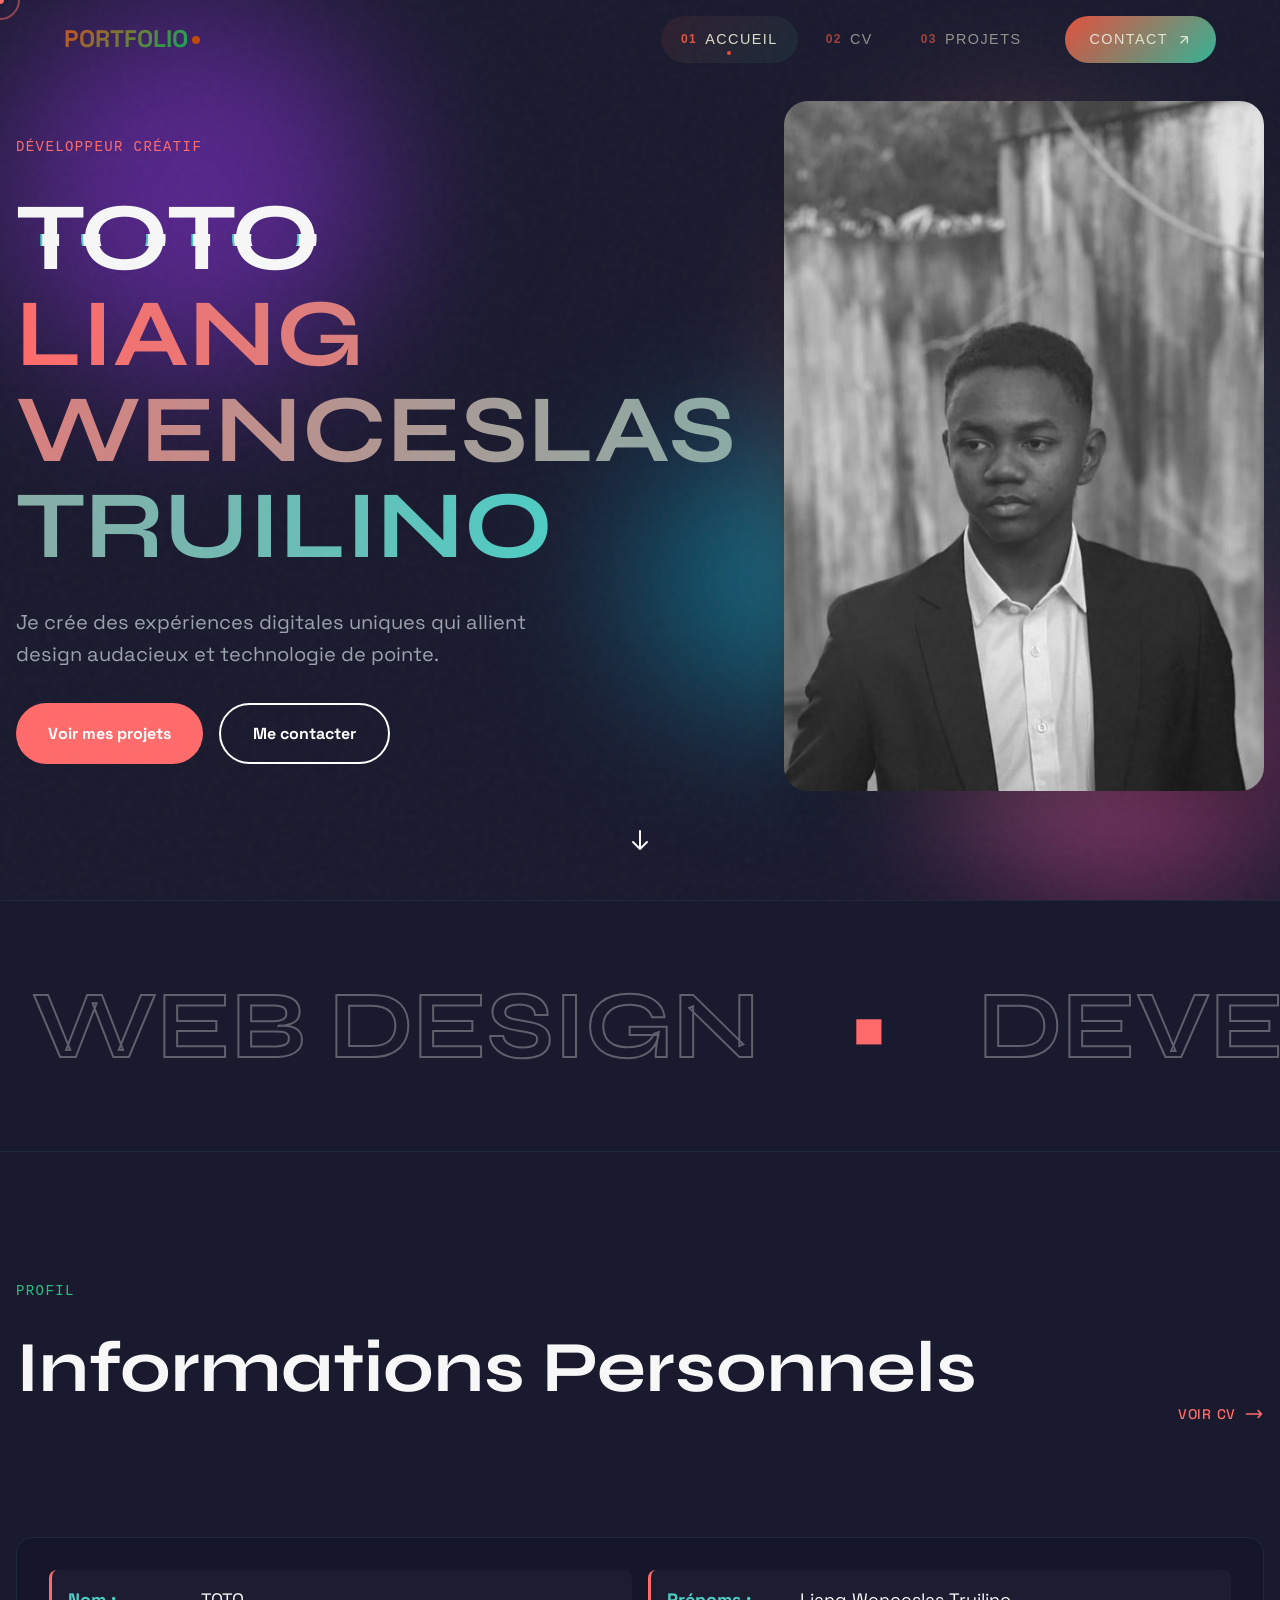
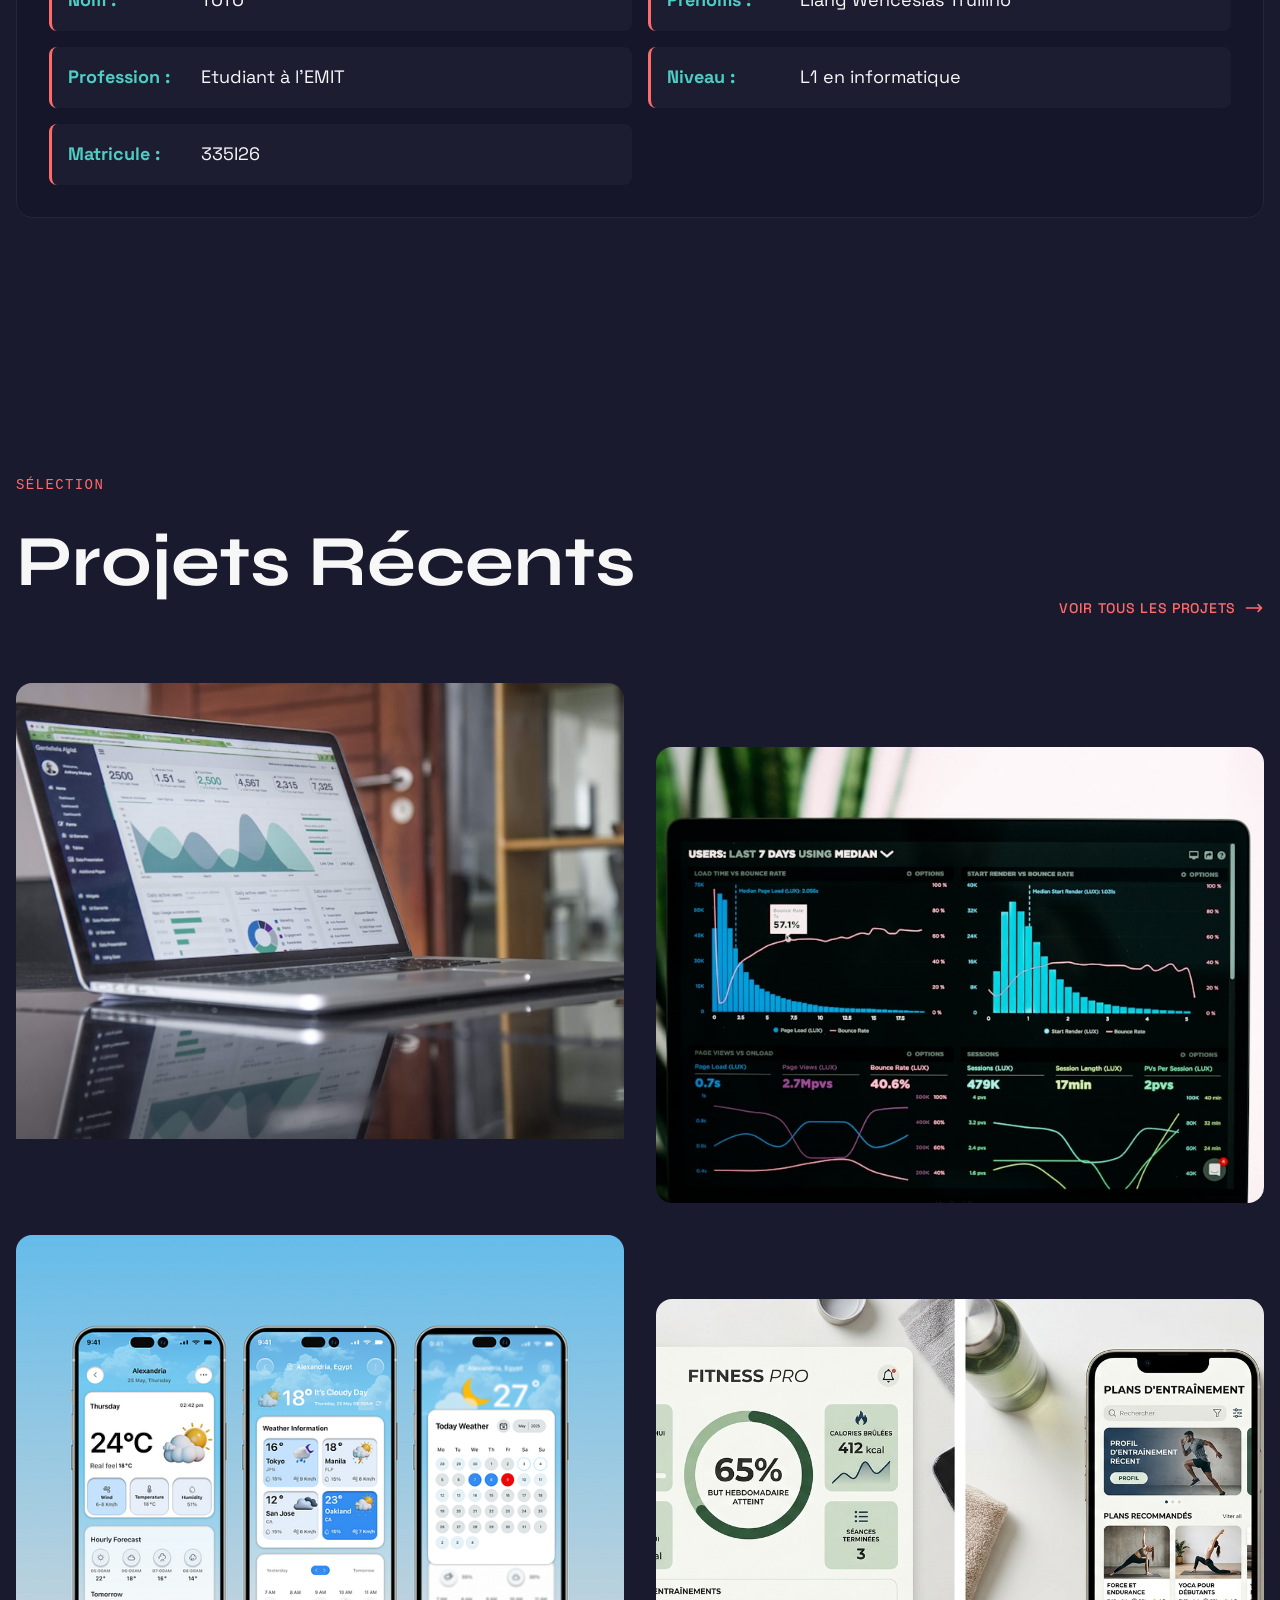
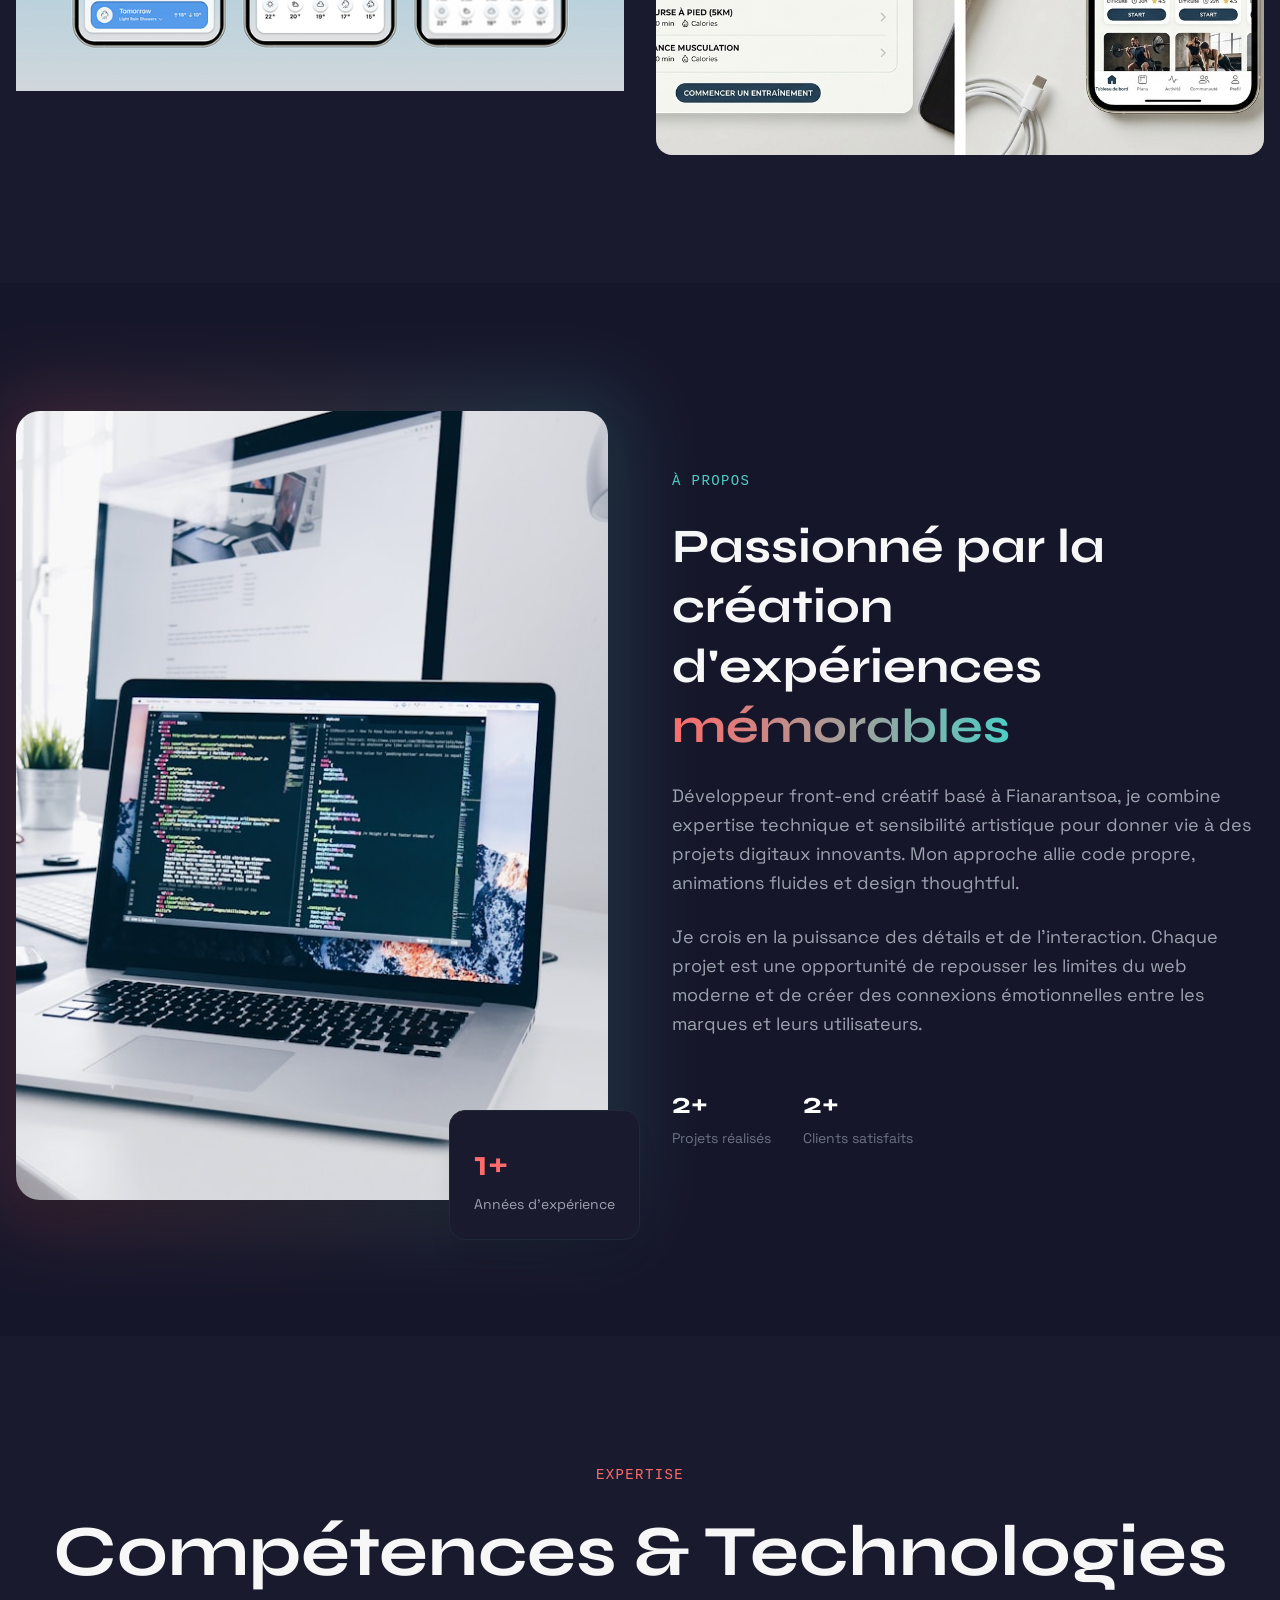
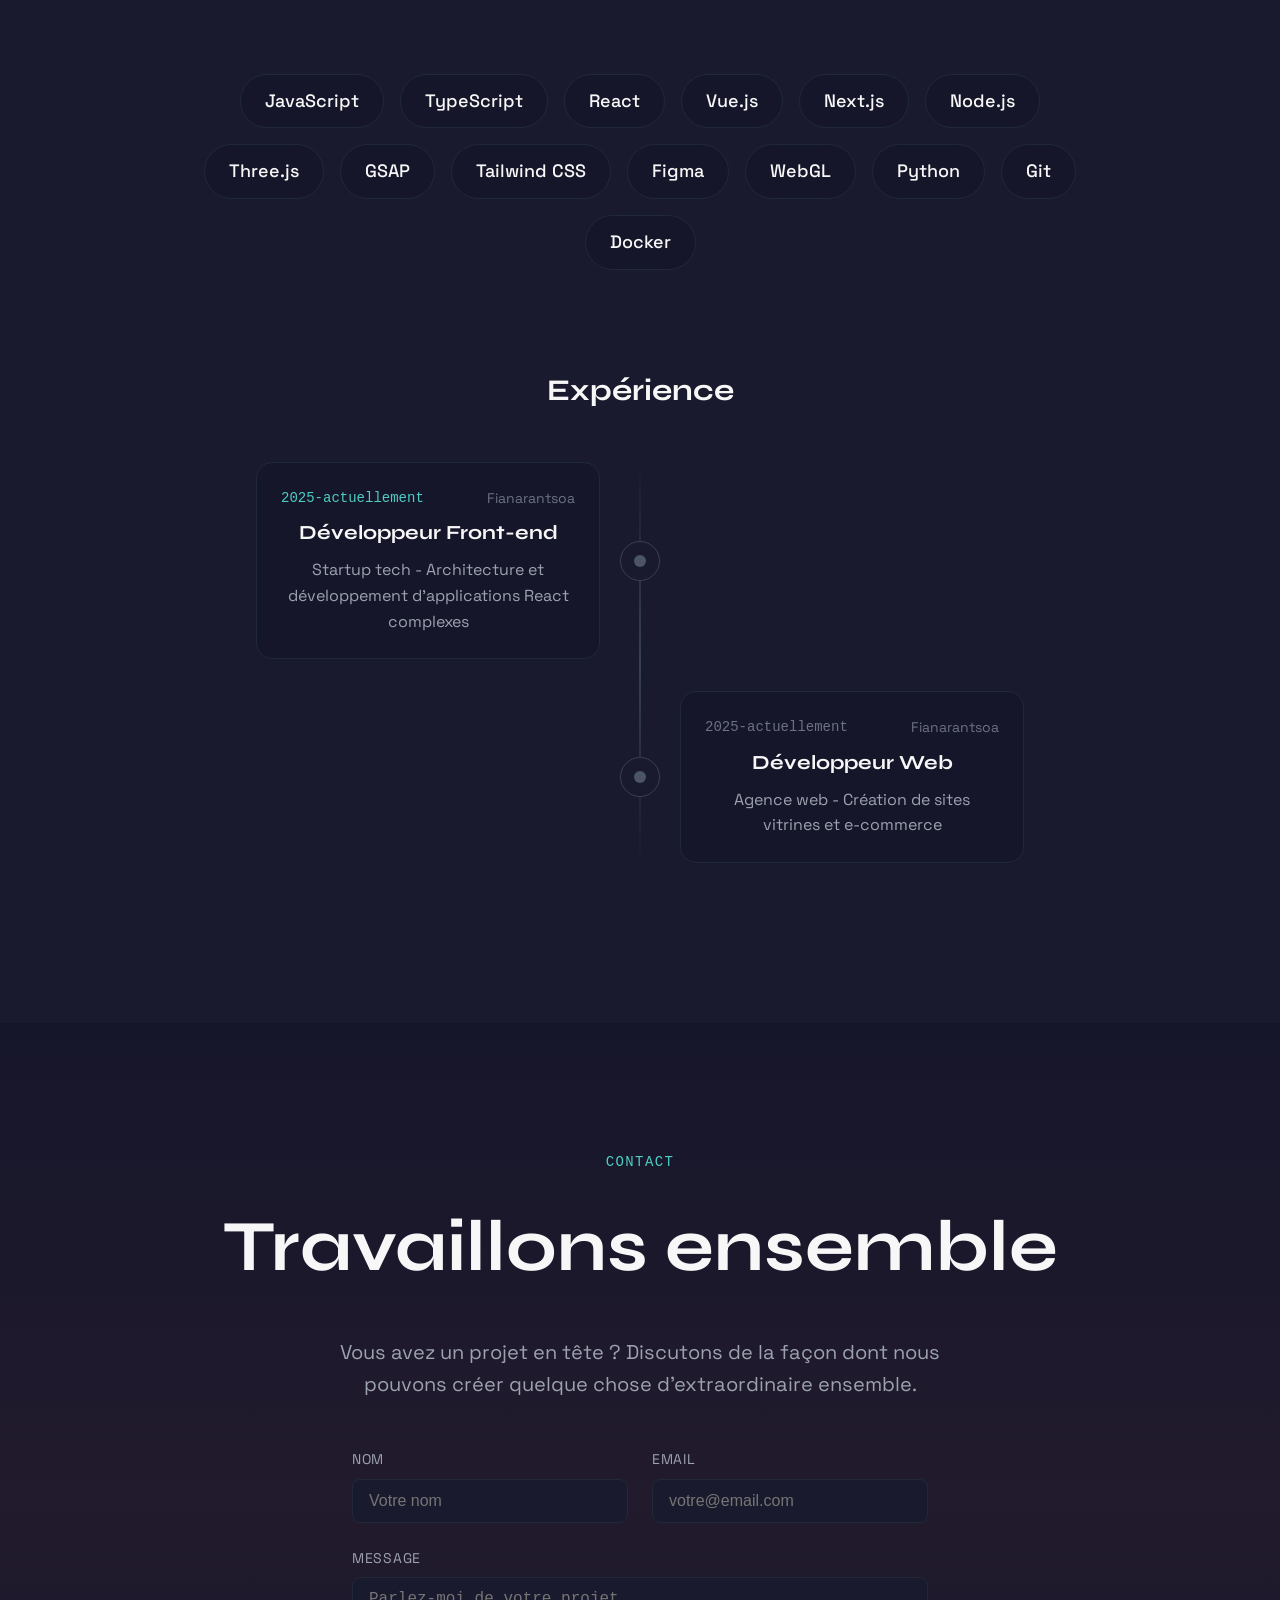
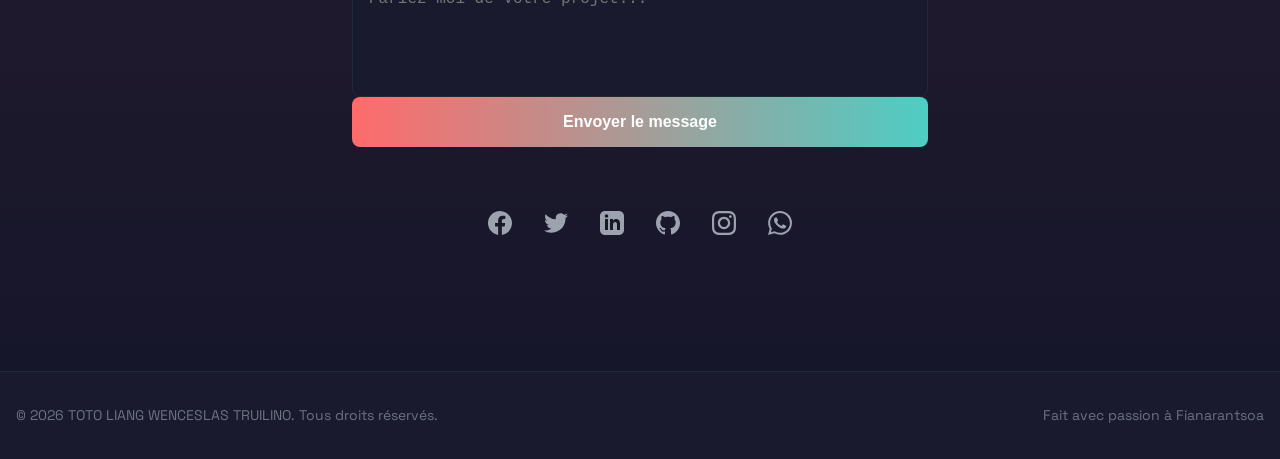
<file: index.html>
<!DOCTYPE html>
<html lang="fr">
<head>
    <meta charset="UTF-8">
    <meta name="viewport" content="width=device-width, initial-scale=1.0">
    <title>Portfolio - TOTO Liang Wenceslas Truilino</title>

    <meta name="description" content="Explorez le portfolio de TOTO Liang Wenceslas Truilino. Developpement web et appli mobile. Basé à Fianarantsoa, disponible pour projets créatifs.">

    <meta property="og:title" content="TOTO Liang Wenceslas Truilino | Portfolio ">
    <meta property="og:description" content="Tu as des projets créatifs à partager sur le web.">
    <meta property="og:image" content="PDP.png">

    <link rel="stylesheet" href="./fonts/fonts.css">
    <link rel="stylesheet" href="./css/styles.css">
    <link rel="stylesheet" href="./css/navigation.css">
    <link rel="shortcut icon" href="./images/logoportfolio.jpg">
</head>
<body>

     <!-- Navigation sera injectée ici -->
    <div id="nav-container"></div>

    <!-- Progress Bar -->
    <div class="progress-bar" id="progressBar"></div>
    
    <!-- Noise Overlay -->
    <div class="noise"></div>
    
    <!-- Custom Cursor -->
    <div class="cursor-dot" id="cursorDot"></div>
    <div class="cursor-outline" id="cursorOutline"></div>
    
    <!-- Floating Background Shapes -->
    <div class="floating-shape shape-1"></div>
    <div class="floating-shape shape-2"></div>
    <div class="floating-shape shape-3"></div>

 

    <!-- Hero Section -->
    <section class="hero">
        <div class="container">
            <div class="hero-content">
                <p class="hero-subtitle">Développeur Créatif</p>
                <h1 class="hero-title font-display glitch" data-text="TOTO">
                    TOTO<br>
                    <span>LIANG WENCESLAS TRUILINO</span>
                </h1>
                <p class="hero-text">Je crée des expériences digitales uniques qui allient design audacieux et technologie de pointe.</p>
                <div class="hero-buttons">
                    <a href="#work" class="btn btn-primary magnetic-btn">Voir mes projets</a>
                    <a href="#contact" class="btn btn-outline magnetic-btn">Me contacter</a>
                </div>
            </div>
            <div class="hero-image">
                <div class="glow"></div>
                <img src="./images/tt.jpg" alt="Portrait">
            </div>
        </div>
        <div class="scroll-indicator">
            <svg width="24" height="24" fill="none" stroke="currentColor" viewBox="0 0 24 24">
                <path stroke-linecap="round" stroke-linejoin="round" stroke-width="2" d="M19 14l-7 7m0 0l-7-7m7 7V3"/>
            </svg>
        </div>
    </section>

    <!-- Marquee Section -->
    <div class="marquee">
        <div class="marquee-content font-display">
            <span class="marquee-text">WEB DESIGN</span>
            <span class="marquee-dot" style="color: #FF6B6B;">•</span>
            <span class="marquee-text">DEVELOPMENT</span>
            <span class="marquee-dot" style="color: #4ECDC4;">•</span>
            <span class="marquee-text">UI/UX</span>
            <span class="marquee-dot" style="color: #FF6B6B;">•</span>
            <span class="marquee-text">CREATIVE</span>
            <span class="marquee-dot" style="color: #4ECDC4;">•</span>
            <span class="marquee-text">WEB DESIGN</span>
            <span class="marquee-dot" style="color: #FF6B6B;">•</span>
            <span class="marquee-text">DEVELOPMENT</span>
            <span class="marquee-dot" style="color: #4ECDC4;">•</span>
            <span class="marquee-text">UI/UX</span>
            <span class="marquee-dot" style="color: #FF6B6B;">•</span>
        </div>
    </div>

    <!-- info section -->
    <section id="info" class="section">
        <div class="container">
            <div class="info-grid">
                <!-- En-tête avec titre et lien -->
                <div class="section-header">
                    <div>
                        <p class="info-subtitle">Profil</p>
                        <h2 class="section-title font-display">Informations Personnels</h2>
                    </div>
                    <a href="index2.html" class="section-link">
                        Voir CV
                        <svg width="20" height="20" fill="none" stroke="currentColor" viewBox="0 0 24 24">
                            <path stroke-linecap="round" stroke-linejoin="round" stroke-width="2" d="M17 8l4 4m0 0l-4 4m4-4H3"/>
                        </svg>
                    </a>
                </div>

                <!-- Contenu du tableau en dessous -->
                <div class="info-content-full">
                    <ul class="info-list">
                        <li><strong>Nom :</strong> TOTO</li>
                        <li><strong>Prénoms :</strong> Liang Wenceslas Truilino</li>
                        <li><strong>Profession :</strong> Etudiant à l'EMIT</li>
                        <li><strong>Niveau :</strong> L1 en informatique</li>
                        <li><strong>Matricule :</strong> 335I26</li>
                    </ul>
                </div>
            </div>
        </div>
    </section>

    <!-- Work Section -->
    <section id="work" class="section">
        <div class="container">
            <div class="section-header">
                <div>
                    <p class="section-subtitle">Sélection</p>
                    <h2 class="section-title font-display">Projets Récents</h2>
                </div>
                <a href="./index3.html" class="section-link">
                    Voir tous les projets
                    <svg width="20" height="20" fill="none" stroke="currentColor" viewBox="0 0 24 24">
                        <path stroke-linecap="round" stroke-linejoin="round" stroke-width="2" d="M17 8l4 4m0 0l-4 4m4-4H3"/>
                    </svg>
                </a>
            </div>

            <div class="projects-grid">
                <!-- Project 1 -->
                <div class="project-card">
                    <div class="project-image">
                        <img src="./images/project-ecommerce.jpg" alt="E-commerce">
                    </div>
                    <div class="project-overlay">
                        <span class="project-category">E-commerce</span>
                        <h3 class="project-title font-display">Luxe Market</h3>
                        <p class="project-desc">Plateforme e-commerce haut de gamme avec expérience 3D</p>
                        <div class="project-tags">
                            <span class="tag">React</span>
                            <span class="tag">Three.js</span>
                            <span class="tag">Node.js</span>
                        </div>
                    </div>
                </div>

                <!-- Project 2 -->
                <div class="project-card" style="margin-top: 4rem;">
                    <div class="project-image">
                        <img src="./images/project-dashboard.jpg" alt="Dashboard">
                    </div>
                    <div class="project-overlay">
                        <span class="project-category" style="color: #FF6B6B;">Data Visualization</span>
                        <h3 class="project-title font-display">Analytics Pro</h3>
                        <p class="project-desc">Dashboard analytics temps réel avec visualisations D3.js</p>
                        <div class="project-tags">
                            <span class="tag">Vue.js</span>
                            <span class="tag">D3.js</span>
                            <span class="tag">Python</span>
                        </div>
                    </div>
                </div>

                <!-- Project 3 -->
                <div class="project-card">
                    <div class="project-image">
                        <img src="./images/Appmeteo.png" alt="Mobile App">
                    </div>
                    <div class="project-overlay">
                        <span class="project-category">Mobile App</span>
                        <h3 class="project-title font-display">Météo</h3>
                        <p class="project-desc">Application météo avec prévision en temps réel</p>
                        <div class="project-tags">
                            <span class="tag">React Native</span>
                            <span class="tag">API</span>
                            <span class="tag">Kotlin</span>
                        </div>
                    </div>
                </div>

                <!-- Project 4 -->
                <div class="project-card" style="margin-top: 4rem;">
                    <div class="project-image">
                        <img src="./images/fitnessApp.png" alt="Brand Identity">
                    </div>
                    <div class="project-overlay">
                        <span class="project-category" style="color: #FF6B6B;">UI/UX DESIGN</span>
                        <h3 class="project-title font-display">Redesigne Application</h3>
                        <p class="project-desc">Refonte complète de l'interface utilisateur d'une app de fitness</p>
                        <div class="project-tags">
                            <span class="tag">Photoshop</span>
                            <span class="tag">GSAP</span>
                            <span class="tag">Figma</span>
                        </div>
                    </div>
                </div>
            </div>
        </div>
    </section>

    <!-- About Section -->
    <section id="about" class="section section-alt">
        <div class="container">
            <div class="about-grid">
                <div class="about-image">
                    <div class="glow"></div>
                    <img src="./images/about-workspace.jpg" alt="Workspace">
                    <div class="about-badge">
                        <p class="about-badge-number font-display">1+</p>
                        <p class="about-badge-text">Années d'expérience</p>
                    </div>
                </div>
                <div class="about-content">
                    <p class="about-subtitle">À propos</p>
                    <h2 class="about-title font-display">
                        Passionné par la création d'expériences <span>mémorables</span>
                    </h2>
                    <p class="about-text">Développeur front-end créatif basé à Fianarantsoa, je combine expertise technique et sensibilité artistique pour donner vie à des projets digitaux innovants. Mon approche allie code propre, animations fluides et design thoughtful.</p>
                    <p class="about-text">Je crois en la puissance des détails et de l'interaction. Chaque projet est une opportunité de repousser les limites du web moderne et de créer des connexions émotionnelles entre les marques et leurs utilisateurs.</p>
                    <div class="about-stats">
                        <div>
                            <p class="stat-number font-display">2+</p>
                            <p class="stat-label">Projets réalisés</p>
                        </div>
                        <div>
                            <p class="stat-number font-display">2+</p>
                            <p class="stat-label">Clients satisfaits</p>
                        </div>
                    </div>
                </div>
            </div>
        </div>
    </section>

    <!-- Skills Section -->
    <section id="skills" class="section skills-section">
        <div class="container">
            <p class="section-subtitle">Expertise</p>
            <h2 class="section-title font-display" style="text-align: center; margin-bottom: 4rem;">Compétences & Technologies</h2>
            <div class="skills-cloud">
                <span class="skill-tag" data-color="primary">JavaScript</span>
                <span class="skill-tag" data-color="secondary">TypeScript</span>
                <span class="skill-tag" data-color="primary">React</span>
                <span class="skill-tag" data-color="secondary">Vue.js</span>
                <span class="skill-tag" data-color="primary">Next.js</span>
                <span class="skill-tag" data-color="secondary">Node.js</span>
                <span class="skill-tag" data-color="primary">Three.js</span>
                <span class="skill-tag" data-color="secondary">GSAP</span>
                <span class="skill-tag" data-color="primary">Tailwind CSS</span>
                <span class="skill-tag" data-color="secondary">Figma</span>
                <span class="skill-tag" data-color="primary">WebGL</span>
                <span class="skill-tag" data-color="secondary">Python</span>
                <span class="skill-tag" data-color="primary">Git</span>
                <span class="skill-tag" data-color="secondary">Docker</span>
            </div>

            <!-- Experience Timeline -->
            <div class="timeline">
                <h3 class="timeline-title font-display">Expérience</h3>
                <div class="timeline-container">
                    <div class="timeline-line"></div>
                    
                    <div class="timeline-item">
                        <div class="timeline-dot inactive"></div>
                        <div class="timeline-content">
                            <div class="timeline-header">
                                <span class="timeline-date secondary">2025-actuellement</span>
                                <span class="timeline-location">Fianarantsoa</span>
                            </div>
                            <h4 class="timeline-job font-display">Développeur Front-end</h4>
                            <p class="timeline-desc">Startup tech - Architecture et développement d'applications React complexes</p>
                        </div>
                    </div>

                    <div class="timeline-item">
                        <div class="timeline-dot inactive"></div>
                        <div class="timeline-content">
                            <div class="timeline-header">
                                <span class="timeline-date inactive">2025-actuellement</span>
                                <span class="timeline-location">Fianarantsoa</span>
                            </div>
                            <h4 class="timeline-job font-display">Développeur Web</h4>
                            <p class="timeline-desc">Agence web - Création de sites vitrines et e-commerce</p>
                        </div>
                    </div>
                </div>
            </div>
        </div>
    </section>

    <!-- Contact Section -->
    <section id="contact" class="section contact-section">
        <div class="container">
            <div class="contact-content">
                <p class="contact-subtitle">Contact</p>
                <h2 class="contact-title font-display">Travaillons ensemble</h2>
                <p class="contact-text">Vous avez un projet en tête ? Discutons de la façon dont nous pouvons créer quelque chose d'extraordinaire ensemble.</p>
                
                <form class="contact-form" id="contact-form">
                    <div class="form-row">
                        <div class="form-group">
                            <label class="form-label">Nom</label>
                            <input type="text" name="user_name" class="form-input" placeholder="Votre nom" required>
                        </div>
                        <div class="form-group">
                            <label class="form-label">Email</label>
                            <input type="email" name="user_email" class="form-input" placeholder="votre@email.com" required>
                        </div>
                    </div>
                    <div class="form-group">
                        <label class="form-label">Message</label>
                        <textarea name="message" class="form-textarea" rows="5" placeholder="Parlez-moi de votre projet..." required></textarea>
                    </div>
                    
                    <button type="submit" class="form-submit" id="submit-btn">Envoyer le message</button>
                </form>

                <!-- Messages de retour -->
                <div id="success-message" style="display:none; color:#4ECDC4; margin-top:1rem; text-align:center;">
                    ✅ Message envoyé avec succès ! Je vous répondrai bientôt.
                </div>
                <div id="error-message" style="display:none; color:#FF6B6B; margin-top:1rem; text-align:center;">
                    ❌ Erreur lors de l'envoi. Veuillez réessayer.
                </div>

                <div class="social-links">
                    <!-- Facebook -->
                    <a href="https://www.facebook.com/truilino.wenceslas" target="_blank" class="social-link social-facebook">
                        <svg fill="currentColor" viewBox="0 0 24 24"><path d="M24 12.073c0-6.627-5.373-12-12-12s-12 5.373-12 12c0 5.99 4.388 10.954 10.125 11.854v-8.385H7.078v-3.47h3.047V9.43c0-3.007 1.792-4.669 4.533-4.669 1.312 0 2.686.235 2.686.235v2.953H15.83c-1.491 0-1.956.925-1.956 1.874v2.25h3.328l-.532 3.47h-2.796v8.385C19.612 23.027 24 18.062 24 12.073z"/></svg>
                    </a>
                    
                    <!-- Twitter -->
                    <a href="#" class="social-link social-twitter">
                        <svg fill="currentColor" viewBox="0 0 24 24"><path d="M24 4.557c-.883.392-1.832.656-2.828.775 1.017-.609 1.798-1.574 2.165-2.724-.951.564-2.005.974-3.127 1.195-.897-.957-2.178-1.555-3.594-1.555-3.179 0-5.515 2.966-4.797 6.045-4.091-.205-7.719-2.165-10.148-5.144-1.29 2.213-.669 5.108 1.523 6.574-.806-.026-1.566-.247-2.229-.616-.054 2.281 1.581 4.415 3.949 4.89-.693.188-1.452.232-2.224.084.626 1.956 2.444 3.379 4.6 3.419-2.07 1.623-4.678 2.348-7.29 2.04 2.179 1.397 4.768 2.212 7.548 2.212 9.142 0 14.307-7.721 13.995-14.646.962-.695 1.797-1.562 2.457-2.549z"/></svg>
                    </a>
                    
                    <!-- LinkedIn -->
                    <a href="https://www.linkedin.com/in/liang-wenceslas-truilino-toto-5963803b1/" target="_blank" class="social-link social-linkedin">
                        <svg fill="currentColor" viewBox="0 0 24 24"><path d="M19 0h-14c-2.761 0-5 2.239-5 5v14c0 2.761 2.239 5 5 5h14c2.762 0 5-2.239 5-5v-14c0-2.761-2.238-5-5-5zm-11 19h-3v-11h3v11zm-1.5-12.268c-.966 0-1.75-.79-1.75-1.764s.784-1.764 1.75-1.764 1.75.79 1.75 1.764-.783 1.764-1.75 1.764zm13.5 12.268h-3v-5.604c0-3.368-4-3.113-4 0v5.604h-3v-11h3v1.765c1.396-2.586 7-2.777 7 2.476v6.759z"/></svg>
                    </a>
                    
                    <!-- GitHub -->
                    <a href="https://github.com/Luczen7" target="_blank" class="social-link social-github">
                        <svg fill="currentColor" viewBox="0 0 24 24"><path d="M12 0c-6.626 0-12 5.373-12 12 0 5.302 3.438 9.8 8.207 11.387.599.111.793-.261.793-.577v-2.234c-3.338.726-4.033-1.416-4.033-1.416-.546-1.387-1.333-1.756-1.333-1.756-1.089-.745.083-.729.083-.729 1.205.084 1.839 1.237 1.839 1.237 1.07 1.834 2.807 1.304 3.492.997.107-.775.418-1.305.762-1.604-2.665-.305-5.467-1.334-5.467-5.931 0-1.311.469-2.381 1.236-3.221-.124-.303-.535-1.524.117-3.176 0 0 1.008-.322 3.301 1.23.957-.266 1.983-.399 3.003-.404 1.02.005 2.047.138 3.006.404 2.291-1.552 3.297-1.23 3.297-1.23.653 1.653.242 2.874.118 3.176.77.84 1.235 1.911 1.235 3.221 0 4.609-2.807 5.624-5.479 5.921.43.372.823 1.102.823 2.222v3.293c0 .319.192.694.801.576 4.765-1.589 8.199-6.086 8.199-11.386 0-6.627-5.373-12-12-12z"/></svg>
                    </a>
                    
                    <!-- Instagram -->
                    <a href="https://www.instagram.com/liangtruilino?igsh=MTl6d29heWU1bWNucg==" target="_blank" class="social-link social-instagram">
                        <svg fill="currentColor" viewBox="0 0 24 24"><path d="M12 2.163c3.204 0 3.584.012 4.85.07 3.252.148 4.771 1.691 4.919 4.919.058 1.265.069 1.645.069 4.849 0 3.205-.012 3.584-.069 4.849-.149 3.225-1.664 4.771-4.919 4.919-1.266.058-1.644.07-4.85.07-3.204 0-3.584-.012-4.849-.07-3.26-.149-4.771-1.699-4.919-4.92-.058-1.265-.07-1.644-.07-4.849 0-3.204.013-3.583.07-4.849.149-3.227 1.664-4.771 4.919-4.919 1.266-.057 1.645-.069 4.849-.069zm0-2.163c-3.259 0-3.667.014-4.947.072-4.358.2-6.78 2.618-6.98 6.98-.059 1.281-.073 1.689-.073 4.948 0 3.259.014 3.668.072 4.948.2 4.358 2.618 6.78 6.98 6.98 1.281.058 1.689.072 4.948.072 3.259 0 3.668-.014 4.948-.072 4.354-.2 6.782-2.618 6.979-6.98.059-1.28.073-1.689.073-4.948 0-3.259-.014-3.667-.072-4.947-.196-4.354-2.617-6.78-6.979-6.98-1.281-.059-1.69-.073-4.949-.073zm0 5.838c-3.403 0-6.162 2.759-6.162 6.162s2.759 6.163 6.162 6.163 6.162-2.759 6.162-6.163c0-3.403-2.759-6.162-6.162-6.162zm0 10.162c-2.209 0-4-1.79-4-4 0-2.209 1.791-4 4-4s4 1.791 4 4c0 2.21-1.791 4-4 4zm6.406-11.845c-.796 0-1.441.645-1.441 1.44s.645 1.44 1.441 1.44c.795 0 1.439-.645 1.439-1.44s-.644-1.44-1.439-1.44z"/></svg>
                    </a>

                    <!-- WhatsApp -->
                    <a href="https://wa.me/2614870978" target="_blank" class="social-link social-whatsapp">
                        <svg fill="currentColor" viewBox="0 0 24 24"><path d="M17.472 14.382c-.297-.149-1.758-.867-2.03-.967-.273-.099-.471-.148-.67.15-.197.297-.767.966-.94 1.164-.173.199-.347.223-.644.075-.297-.15-1.255-.463-2.39-1.475-.883-.788-1.48-1.761-1.653-2.059-.173-.297-.018-.458.13-.606.134-.133.298-.347.446-.52.149-.174.198-.298.298-.497.099-.198.05-.371-.025-.52-.075-.149-.669-1.612-.916-2.207-.242-.579-.487-.5-.669-.51-.173-.008-.371-.01-.57-.01-.198 0-.52.074-.792.372-.272.297-1.04 1.016-1.04 2.479 0 1.462 1.065 2.875 1.213 3.074.149.198 2.096 3.2 5.077 4.487.709.306 1.262.489 1.694.625.712.227 1.36.195 1.871.118.571-.085 1.758-.719 2.006-1.413.248-.694.248-1.289.173-1.413-.074-.124-.272-.198-.57-.347m-5.421 7.403h-.004a9.87 9.87 0 01-5.031-1.378l-.361-.214-3.741.982.998-3.648-.235-.374a9.86 9.86 0 01-1.51-5.26c.001-5.45 4.436-9.884 9.888-9.884 2.64 0 5.122 1.03 6.988 2.898a9.825 9.825 0 012.893 6.994c-.003 5.45-4.437 9.884-9.885 9.884m8.413-18.297A11.815 11.815 0 0012.05 0C5.495 0 .16 5.335.157 11.892c0 2.096.547 4.142 1.588 5.945L.057 24l6.305-1.654a11.882 11.882 0 005.683 1.448h.005c6.554 0 11.89-5.335 11.893-11.893a11.821 11.821 0 00-3.48-8.413Z"/></svg>
                    </a>
                </div>
            </div>
        </div>
    </section>

    <!-- Footer -->
    <footer>
        <div class="footer-content">
            <p class="footer-text">© 2026 TOTO LIANG WENCESLAS TRUILINO. Tous droits réservés.</p>
            <p class="footer-text">Fait avec passion à Fianarantsoa</p>
        </div>
    </footer>

    <!-- Scripts -->
    <script src="./js/gsap.min.js"></script>
    <script src="./js/email.js"></script>
    <script src="./js/email-config.js"></script>
    <script src="./js/script.js"></script>
    <script src="./js/navigation.js"></script>
</body>
</html>
</file>
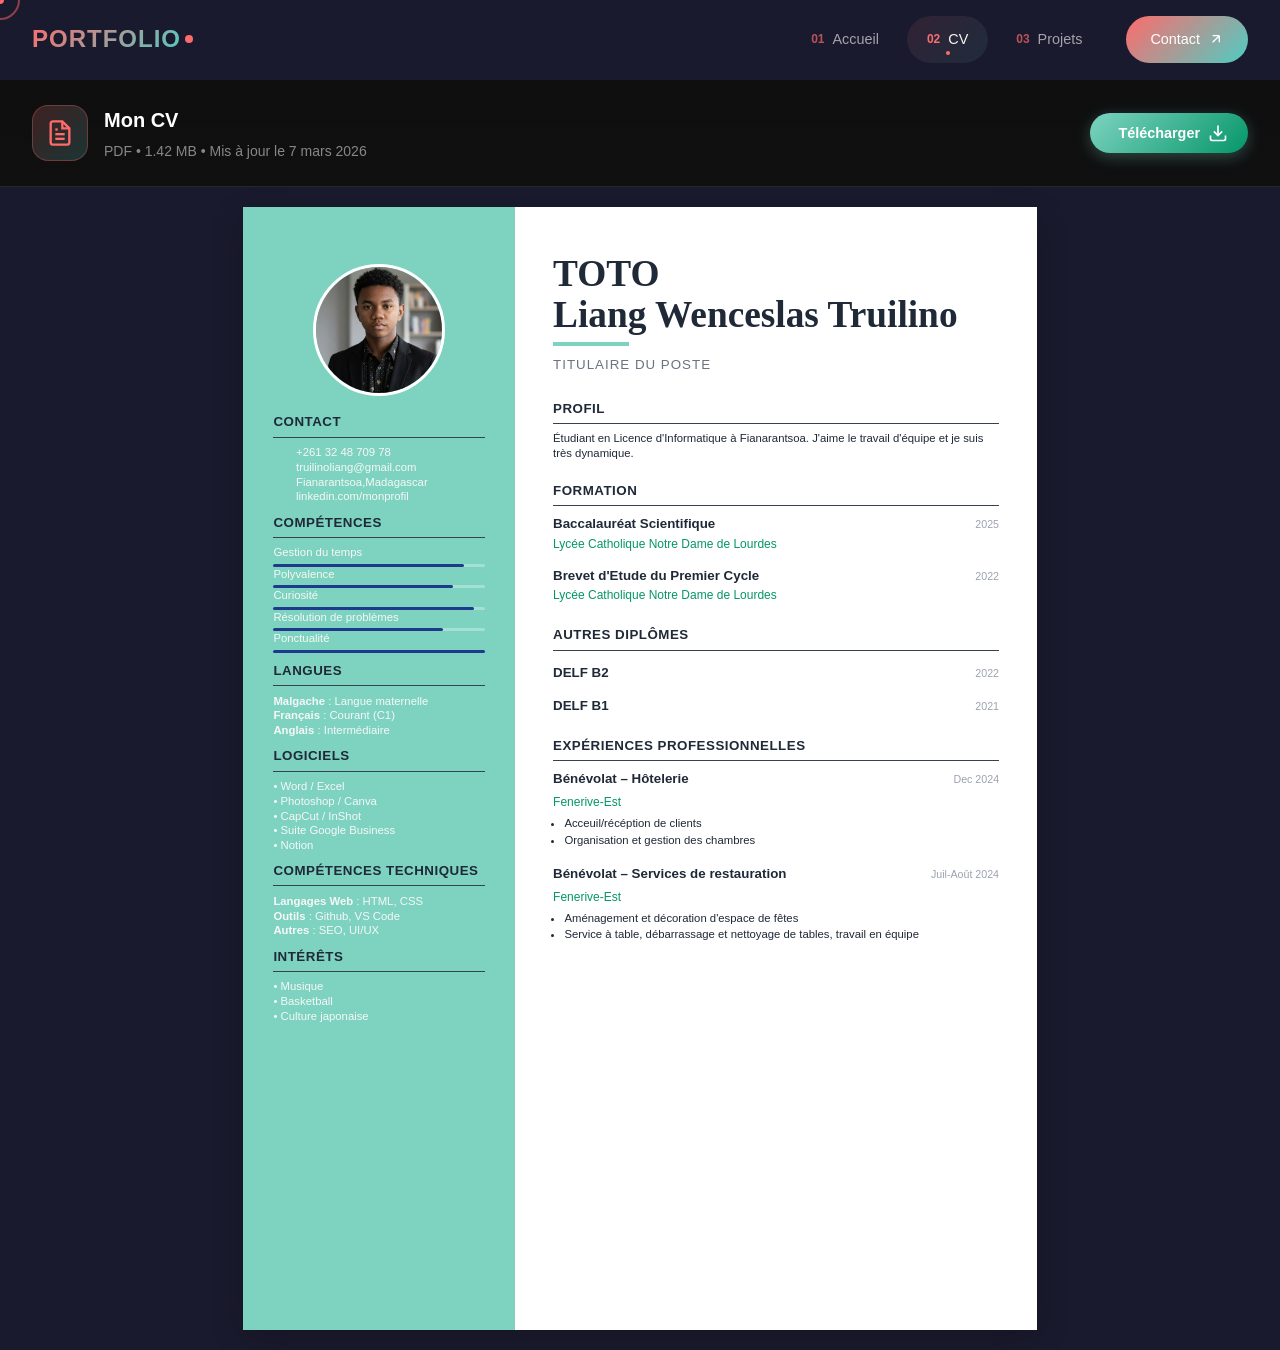
<file: index2.html>
<!DOCTYPE html>
<html lang="en">
<head>
    <meta charset="UTF-8">
    <meta name="viewport" content="width=device-width, initial-scale=1.0">
    <title>Curiculum Vitae</title>
    <link rel="stylesheet" href="./css/styles2.css">
    <link rel="stylesheet" href="./css/navigation.css">
    <link rel="stylesheet" href="./css/download-cv.css">
    <link rel="shortcut icon" href="./images/logoportfolio.jpg">
</head>
<body class="page-cv">

    <!-- Navigation sera injectée ici -->
    <div class="no-print" id="nav-container"></div>

    <!-- Custom Cursor -->
    <div class="cursor-dot no-print" id="cursorDot"></div>
    <div class="cursor-outline no-print" id="cursorOutline"></div>

    <div class="no-print" id="download-container"></div>
    
    <!-- Contenu principal de votre CV -->
    <main class="cv-main" style="margin-top: 20px;"> <!-- Ajuster selon la hauteur combinée nav + download -->

        <div id="CV" class="a4-page">
            <div style="display: flex; height: 100%;">
                <!-- Sidebar -->
                <div class="sidebar" style="width: 72mm;">
                    <!-- Photo -->
                    <div style="width: 35mm; height: 35mm; margin: 0 auto 4mm; border-radius: 50%; overflow: hidden; border: 3px solid white; background: #f3f4f6;">
                        <img src="./images/PDP.png" style="width: 100%; height: 100%; object-fit: cover;" alt="Photo">
                    </div>

                    <!-- Contact -->
                    <div class="section">
                        <div class="section-title">Contact</div>
                        <div class="text-xs-custom text-gray-800 space-y-1mm">
                            <div style="display: flex; align-items: center; gap: 2mm;">
                                <i class="fas fa-phone" style="font-size: 8pt; width: 4mm;"></i>
                                <span>+261 32 48 709 78 </span>
                            </div>
                            <div style="display: flex; align-items: center; gap: 2mm;">
                                <i class="fas fa-envelope" style="font-size: 8pt; width: 4mm;"></i>
                                <span>truilinoliang@gmail.com</span>
                            </div>
                            <div style="display: flex; align-items: center; gap: 2mm;">
                                <i class="fas fa-map-marker-alt" style="font-size: 8pt; width: 4mm;"></i>
                                <span>Fianarantsoa,Madagascar</span>
                            </div>
                            <div style="display: flex; align-items: center; gap: 2mm;">
                                <i class="fab fa-linkedin" style="font-size: 8pt; width: 4mm;"></i>
                                <span>linkedin.com/monprofil</span>
                            </div>
                        </div>
                    </div>

                    <!-- Compétences -->
                    <div class="section">
                        <div class="section-title">Compétences</div>
                        <div class="space-y-2mm text-xs-custom">
                            <div>
                                <div style="display: flex; justify-content: space-between;">
                                    <span>Gestion du temps</span>
                                </div>
                                <div class="skill-bar-v"><div class="skill-fill-v" style="width: 90%;"></div></div>
                            </div>
                            <div>
                                <div style="display: flex; justify-content: space-between;">
                                    <span>Polyvalence</span>
                                </div>
                                <div class="skill-bar-v"><div class="skill-fill-v" style="width: 85%;"></div></div>
                            </div>
                            <div>
                                <div style="display: flex; justify-content: space-between;">
                                    <span>Curiosité</span>
                                </div>
                                <div class="skill-bar-v"><div class="skill-fill-v" style="width: 95%;"></div></div>
                            </div>
                            <div>
                                <div style="display: flex; justify-content: space-between;">
                                    <span>Résolution de problèmes</span>
                                </div>
                                <div class="skill-bar-v"><div class="skill-fill-v" style="width: 80%;"></div></div>
                            </div>
                            <div>
                                <div style="display: flex; justify-content: space-between;">
                                    <span>Ponctualité</span>
                                </div>
                                <div class="skill-bar-v"><div class="skill-fill-v" style="width: 100%;"></div></div>
                            </div>
                        </div>
                    </div>

                    <!-- Langues -->
                    <div class="section">
                        <div class="section-title">Langues</div>
                        <div class="text-xs-custom space-y-1mm">
                            <div><strong>Malgache</strong> : Langue maternelle</div>
                            <div><strong>Français</strong> : Courant (C1)</div>
                            <div><strong>Anglais</strong> : Intermédiaire </div>
                        </div>
                    </div>

                    <!-- Logiciels -->
                    <div class="section">
                        <div class="section-title">Logiciels</div>
                        <div class="text-xs-custom space-y-1mm">
                            <div>• Word / Excel</div>
                            <div>• Photoshop / Canva</div>
                            <div>• CapCut / InShot</div>
                            <div>• Suite Google Business</div>
                            <div>• Notion</div>
                        </div>
                    </div>

                    <!-- compétencs techniques -->
                    <div class="section">
                        <div class="section-title">Compétences techniques</div>
                        <div class="text-xs-custom space-y-1mm">
                            <div><strong>Langages Web</strong> : HTML, CSS</div>
                            <div><strong>Outils</strong> : Github, VS Code</div>
                            <div><strong>Autres</strong> : SEO, UI/UX</div>
                        </div>
                    </div>

                    <!-- Intérêts -->
                    <div class="section">
                        <div class="section-title">Intérêts</div>
                        <div class="text-xs-custom space-y-1mm">
                            <div>• Musique</div>
                            <div>• Basketball</div>
                            <div>• Culture japonaise</div>
                        </div>
                    </div>
                </div>

                <!-- Contenu Principal -->
                <div style="width: 138mm; padding: 12mm 10mm;">
                    <!-- Header -->
                    <div style="margin-bottom: 6mm;">
                        <h1 class="name">TOTO <br>Liang Wenceslas Truilino</h1>
                        <div style="width: 20mm; height: 1mm; background: #7dd3c0; margin-bottom: 2mm;"></div>
                        <div style="font-size: 10pt; color: #6b7280; text-transform: uppercase; letter-spacing: 1px;">Titulaire du poste</div>
                    </div>

                    <!-- Profil -->
                    <div style="margin-bottom: 5mm;">
                        <div class="section-title">Profil</div>
                        <p class="text-xs-custom text-gray-700 text-justify leading-snug-custom" style="color: #1f2937;">
                            Étudiant en Licence d'Informatique à Fianarantsoa. J'aime le travail d'équipe et je suis très dynamique.
                        </p>
                    </div>

                    <!-- Formation -->
                    <div style="margin-bottom: 5mm;">
                        <div class="section-title">Formation</div>

                        <div style="margin-bottom: 3mm;">
                            <div style="display: flex; justify-content: space-between; align-items: baseline;">
                                <div style="font-weight: 600; font-size: 10pt; color: #1f2937;">Baccalauréat Scientifique</div>
                                <div style="font-size: 8pt; color: #9ca3af;">2025</div>
                            </div>
                            <div style="font-size: 9pt; color: #059669; font-weight: 500; margin-bottom: 1mm;">Lycée Catholique Notre Dame de Lourdes</div>
                        </div>

                        <div style="margin-bottom: 3mm;">
                            <div style="display: flex; justify-content: space-between; align-items: baseline;">
                                <div style="font-weight: 600; font-size: 10pt; color: #1f2937;">Brevet d'Etude du Premier Cycle</div>
                                <div style="font-size: 8pt; color: #9ca3af;">2022</div>
                            </div>
                            <div style="font-size: 9pt; color: #059669; font-weight: 500; margin-bottom: 1mm;">Lycée Catholique Notre Dame de Lourdes</div>
                        </div>
                    </div>

                    <!-- Autres diplomes -->
                    <div style="margin-bottom: 5mm;">
                        <div class="section-title">Autres Diplômes</div>

                        <div style="margin-top: 3mm;">
                            <div style="display: flex; justify-content: space-between; align-items: baseline;">
                                <div style="font-weight: 600; font-size: 10pt; color: #1f2937;">DELF B2</div>
                                <div style="font-size: 8pt; color: #9ca3af;">2022</div>
                            </div>
                        </div>

                        <div style="margin-top: 3mm;">
                            <div style="display: flex; justify-content: space-between; align-items: baseline;">
                                <div style="font-weight: 600; font-size: 10pt; color: #1f2937;">DELF B1</div>
                                <div style="font-size: 8pt; color: #9ca3af;">2021</div>
                            </div>
                        </div>
                    </div>

                    <!-- Expériences -->
                    <div>
                        <div class="section-title">Expériences Professionnelles</div>

                        <div style="margin-bottom: 4mm;">
                            <div style="display: flex; justify-content: space-between; align-items: baseline; margin-bottom: 1mm;">
                                <div style="font-weight: 600; font-size: 10pt; color: #1f2937;">Bénévolat – Hôtelerie</div>
                                <div style="font-size: 8pt; color: #9ca3af;">Dec 2024</div>
                            </div>
                            <div style="font-size: 9pt; color: #059669; font-weight: 500; margin-bottom: 1mm;">Fenerive-Est</div>
                            <ul class="text-xs-custom text-gray-700 leading-snug-custom" style="padding-left: 3mm; list-style: disc; color: #1f2937;">
                                <li style="margin-bottom: 0.5mm;">Acceuil/récéption de clients</li>
                                <li style="margin-bottom: 0.5mm;">Organisation et gestion des chambres</li>
                            </ul>
                        </div>

                        <div>
                            <div style="display: flex; justify-content: space-between; align-items: baseline; margin-bottom: 1mm;">
                                <div style="font-weight: 600; font-size: 10pt; color: #1f2937;">Bénévolat – Services de restauration</div>
                                <div style="font-size: 8pt; color: #9ca3af;">Juil-Août 2024</div>
                            </div>
                            <div style="font-size: 9pt; color: #059669; font-weight: 500; margin-bottom: 1mm;">Fenerive-Est</div>
                            <ul class="text-xs-custom text-gray-700 leading-snug-custom" style="padding-left: 3mm; list-style: disc; color: #1f2937;">
                                <li style="margin-bottom: 0.5mm;">Aménagement et décoration d'espace de fêtes</li>
                                <li>Service à table, débarrassage et nettoyage de tables, travail en équipe</li>
                            </ul>
                        </div>
                    </div>
                </div>
            </div>
        </div>
    </main>


    <script src="./js/script2.js"></script>
    <script src="./js/navigation.js"></script>

</body>

</html>
</file>
<file: fonts/fonts.css>
/* Space Grotesk v22 */
@font-face {
    font-family: 'Space Grotesk';
    src: url('space-grotesk-v22-latin-300.woff2') format('woff2');
    font-weight: 300;
    font-style: normal;
    font-display: swap;
}

@font-face {
    font-family: 'Space Grotesk';
    src: url('space-grotesk-v22-latin-regular.woff2') format('woff2');
    font-weight: 400;
    font-style: normal;
    font-display: swap;
}

@font-face {
    font-family: 'Space Grotesk';
    src: url('space-grotesk-v22-latin-500.woff2') format('woff2');
    font-weight: 500;
    font-style: normal;
    font-display: swap;
}

@font-face {
    font-family: 'Space Grotesk';
    src: url('space-grotesk-v22-latin-600.woff2') format('woff2');
    font-weight: 600;
    font-style: normal;
    font-display: swap;
}

@font-face {
    font-family: 'Space Grotesk';
    src: url('space-grotesk-v22-latin-700.woff2') format('woff2');
    font-weight: 700;
    font-style: normal;
    font-display: swap;
}

/* Syne v24 */
@font-face {
    font-family: 'Syne';
    src: url('syne-v24-latin-regular.woff2') format('woff2');
    font-weight: 400;
    font-style: normal;
    font-display: swap;
}

@font-face {
    font-family: 'Syne';
    src: url('syne-v24-latin-500.woff2') format('woff2');
    font-weight: 500;
    font-style: normal;
    font-display: swap;
}

@font-face {
    font-family: 'Syne';
    src: url('syne-v24-latin-600.woff2') format('woff2');
    font-weight: 600;
    font-style: normal;
    font-display: swap;
}

@font-face {
    font-family: 'Syne';
    src: url('syne-v24-latin-700.woff2') format('woff2');
    font-weight: 700;
    font-style: normal;
    font-display: swap;
}

@font-face {
    font-family: 'Syne';
    src: url('syne-v24-latin-800.woff2') format('woff2');
    font-weight: 800;
    font-style: normal;
    font-display: swap;
}

/* ============================================
   FONT AWESOME 6 - LOCAL FONT FACES
   ============================================ */

/* Font Awesome 6 Free - Solid 900 */
@font-face {
  font-family: 'Font Awesome 6 Free';
  font-style: normal;
  font-weight: 900;
  font-display: block;
  src: url('fa-solid-900.woff2') format('woff2'),
       url('fa-solid-900.ttf') format('truetype');
}

/* Font Awesome 6 Brands - Regular 400 */
@font-face {
  font-family: 'Font Awesome 6 Brands';
  font-style: normal;
  font-weight: 400;
  font-display: block;
  src: url('fa-brands-400.woff2') format('woff2'),
       url('fa-brands-400.ttf') format('truetype');
}

/* ============================================
   UTILITAIRES DE CLASSES CSS
   ============================================ */

/* Classe de base pour les icônes */
.fas,
.fa-solid {
  font-family: 'Font Awesome 6 Free';
  font-weight: 900;
  -moz-osx-font-smoothing: grayscale;
  -webkit-font-smoothing: antialiased;
  display: var(--fa-display, inline-block);
  font-style: normal;
  font-variant: normal;
  line-height: 1;
  text-rendering: auto;
}

.fab,
.fa-brands {
  font-family: 'Font Awesome 6 Brands';
  font-weight: 400;
  -moz-osx-font-smoothing: grayscale;
  -webkit-font-smoothing: antialiased;
  display: var(--fa-display, inline-block);
  font-style: normal;
  font-variant: normal;
  line-height: 1;
  text-rendering: auto;
}

/* ============================================
   EXEMPLES D'UTILISATION
   ============================================ */

/* Icônes solides (Solid) */
.fa-user::before { content: "\f007"; }
.fa-home::before { content: "\f015"; }
.fa-envelope::before { content: "\f0e0"; }
.fa-phone::before { content: "\f095"; }
.fa-download::before { content: "\f019"; }
.fa-check::before { content: "\f00c"; }
.fa-times::before { content: "\f00d"; }
.fa-arrow-right::before { content: "\f061"; }
.fa-arrow-left::before { content: "\f060"; }
.fa-star::before { content: "\f005"; }
.fa-heart::before { content: "\f004"; }
.fa-search::before { content: "\f002"; }
.fa-menu::before { content: "\f0c9"; } /* hamburger */
.fa-chevron-down::before { content: "\f078"; }
.fa-chevron-up::before { content: "\f077"; }
.fa-chevron-left::before { content: "\f053"; }
.fa-chevron-right::before { content: "\f054"; }
.fa-calendar::before { content: "\f133"; }
.fa-clock::before { content: "\f017"; }
.fa-map-marker::before { content: "\f041"; }
.fa-link::before { content: "\f0c1"; }
.fa-file::before { content: "\f15b"; }
.fa-folder::before { content: "\f07b"; }
.fa-image::before { content: "\f03e"; }
.fa-video::before { content: "\f03d"; }
.fa-music::before { content: "\f001"; }
.fa-gear::before,
.fa-cog::before { content: "\f013"; }
.fa-trash::before { content: "\f1f8"; }
.fa-edit::before { content: "\f044"; }
.fa-save::before { content: "\f0c7"; }
.fa-print::before { content: "\f02f"; }
.fa-share::before { content: "\f064"; }
.fa-facebook::before { content: "\f09a"; }
.fa-twitter::before { content: "\f099"; }
.fa-linkedin::before { content: "\f08c"; }
.fa-github::before { content: "\f09b"; }
.fa-instagram::before { content: "\f16d"; }
.fa-youtube::before { content: "\f167"; }
.fa-globe::before { content: "\f0ac"; }
.fa-briefcase::before { content: "\f0b1"; }
.fa-graduation-cap::before { content: "\f19d"; }
.fa-code::before { content: "\f121"; }
.fa-laptop::before { content: "\f109"; }
.fa-mobile::before { content: "\f10b"; }
.fa-tablet::before { content: "\f10a"; }
.fa-desktop::before { content: "\f108"; }
.fa-wifi::before { content: "\f1eb"; }
.fa-battery-full::before { content: "\f240"; }
.fa-sun::before { content: "\f185"; }
.fa-moon::before { content: "\f186"; }
.fa-bell::before { content: "\f0f3"; }
.fa-comment::before { content: "\f075"; }
.fa-comments::before { content: "\f086"; }
.fa-thumbs-up::before { content: "\f164"; }
.fa-thumbs-down::before { content: "\f165"; }
.fa-flag::before { content: "\f024"; }
.fa-bookmark::before { content: "\f02e"; }
.fa-tag::before { content: "\f02b"; }
.fa-tags::before { content: "\f02c"; }
.fa-bar-chart::before { content: "\f080"; }
.fa-pie-chart::before { content: "\f200"; }
.fa-line-chart::before { content: "\f201"; }
.fa-area-chart::before { content: "\f1fe"; }
.fa-database::before { content: "\f1c0"; }
.fa-server::before { content: "\f233"; }
.fa-cloud::before { content: "\f0c2"; }
.fa-lock::before { content: "\f023"; }
.fa-unlock::before { content: "\f09c"; }
.fa-key::before { content: "\f084"; }
.fa-shield::before { content: "\f132"; }
.fa-certificate::before { content: "\f0a3"; }
.fa-award::before { content: "\f559"; }
.fa-medal::before { content: "\f5a2"; }
.fa-trophy::before { content: "\f091"; }
.fa-star-half::before { content: "\f089"; }
.fa-star-half-alt::before { content: "\f5c0"; }
.fa-heart-broken::before { content: "\f7a9"; }
.fa-handshake::before { content: "\f2b5"; }
.fa-users::before { content: "\f0c0"; }
.fa-user-plus::before { content: "\f234"; }
.fa-user-minus::before { content: "\f235"; }
.fa-user-check::before { content: "\f4fc"; }
.fa-user-circle::before { content: "\f2bd"; }
.fa-id-card::before { content: "\f2c2"; }
.fa-address-card::before { content: "\f2bb"; }
.fa-passport::before { content: "\f5ab"; }
.fa-file-alt::before { content: "\f15c"; }
.fa-file-pdf::before { content: "\f1c1"; }
.fa-file-word::before { content: "\f1c2"; }
.fa-file-excel::before { content: "\f1c3"; }
.fa-file-powerpoint::before { content: "\f1c4"; }
.fa-file-image::before { content: "\f1c5"; }
.fa-file-video::before { content: "\f1c8"; }
.fa-file-audio::before { content: "\f1c7"; }
.fa-file-code::before { content: "\f1c9"; }
.fa-file-archive::before { content: "\f1c6"; }
.fa-folder-open::before { content: "\f07c"; }
.fa-folder-plus::before { content: "\f65e"; }
.fa-folder-minus::before { content: "\f65f"; }
.fa-sync::before { content: "\f021"; }
.fa-spinner::before { content: "\f110"; }
.fa-circle-notch::before { content: "\f1ce"; }
.fa-cog::before { content: "\f013"; }
.fa-sliders::before { content: "\f1de"; }
.fa-wrench::before { content: "\f0ad"; }
.fa-tools::before { content: "\f7d9"; }
.fa-hammer::before { content: "\f6e3"; }
.fa-screwdriver::before { content: "\f54a"; }
.fa-paint-roller::before { content: "\f5aa"; }
.fa-paint-brush::before { content: "\f1fc"; }
.fa-pencil::before { content: "\f040"; }
.fa-pen::before { content: "\f304"; }
.fa-highlighter::before { content: "\f591"; }
.fa-marker::before { content: "\f5a1"; }
.fa-eraser::before { content: "\f12d"; }
.fa-cut::before { content: "\f0c4"; }
.fa-copy::before { content: "\f0c5"; }
.fa-paste::before { content: "\f0ea"; }
.fa-clipboard::before { content: "\f328"; }
.fa-clipboard-check::before { content: "\f46c"; }
.fa-clipboard-list::before { content: "\f46d"; }
.fa-sticky-note::before { content: "\f249"; }
.fa-book::before { content: "\f02d"; }
.fa-open-book::before { content: "\f518"; }
.fa-newspaper::before { content: "\f1ea"; }
.fa-rss::before { content: "\f09e"; }
.fa-wifi::before { content: "\f1eb"; }
.fa-broadcast-tower::before { content: "\f519"; }
.fa-satellite::before { content: "\f7bf"; }
.fa-satellite-dish::before { content: "\f7c0"; }
.fa-microphone::before { content: "\f130"; }
.fa-microphone-slash::before { content: "\f131"; }
.fa-headphones::before { content: "\f025"; }
.fa-volume-up::before { content: "\f028"; }
.fa-volume-down::before { content: "\f027"; }
.fa-volume-mute::before { content: "\f026"; }
.fa-volume-off::before { content: "\f6a9"; }
.fa-play::before { content: "\f04b"; }
.fa-pause::before { content: "\f04c"; }
.fa-stop::before { content: "\f04d"; }
.fa-forward::before { content: "\f04e"; }
.fa-backward::before { content: "\f04a"; }
.fa-step-forward::before { content: "\f051"; }
.fa-step-backward::before { content: "\f048"; }
.fa-fast-forward::before { content: "\f050"; }
.fa-fast-backward::before { content: "\f049"; }
.fa-eject::before { content: "\f052"; }
.fa-random::before { content: "\f074"; }
.fa-redo::before { content: "\f01e"; }
.fa-undo::before { content: "\f0e2"; }
.fa-exchange-alt::before { content: "\f362"; }
.fa-sync-alt::before { content: "\f2f1"; }
.fa-bolt::before { content: "\f0e7"; }
.fa-plug::before { content: "\f1e6"; }
.fa-power-off::before { content: "\f011"; }
.fa-toggle-on::before { content: "\f205"; }
.fa-toggle-off::before { content: "\f204"; }
.fa-lightbulb::before { content: "\f0eb"; }
.fa-flashlight::before { content: "\f8b8"; }
.fa-car::before { content: "\f1b9"; }
.fa-truck::before { content: "\f0d1"; }
.fa-bus::before { content: "\f207"; }
.fa-train::before { content: "\f238"; }
.fa-plane::before { content: "\f072"; }
.fa-ship::before { content: "\f21a"; }
.fa-bicycle::before { content: "\f206"; }
.fa-motorcycle::before { content: "\f21c"; }
.fa-walking::before { content: "\f554"; }
.fa-running::before { content: "\f70c"; }
.fa-swimmer::before { content: "\f5c4"; }
.fa-skiing::before { content: "\f7c9"; }
.fa-snowboarding::before { content: "\f7ce"; }
.fa-skating::before { content: "\f7c5"; }
.fa-hiking::before { content: "\f6ec"; }
.fa-campground::before { content: "\f6bb"; }
.fa-mountain::before { content: "\f6fc"; }
.fa-tree::before { content: "\f1bb"; }
.fa-leaf::before { content: "\f06c"; }
.fa-seedling::before { content: "\f4d8"; }
.fa-apple-alt::before { content: "\f5d1"; }
.fa-carrot::before { content: "\f787"; }
.fa-lemon::before { content: "\f094"; }
.fa-pepper-hot::before { content: "\f816"; }
.fa-utensils::before { content: "\f2e7"; }
.fa-glass-martini::before { content: "\f000"; }
.fa-wine-glass::before { content: "\f4e3"; }
.fa-beer::before { content: "\f0fc"; }
.fa-coffee::before { content: "\f0f4"; }
.fa-mug-hot::before { content: "\f7b6"; }
.fa-ice-cream::before { content: "\f810"; }
.fa-cookie::before { content: "\f563"; }
.fa-cookie-bite::before { content: "\f564"; }
.fa-birthday-cake::before { content: "\f1fd"; }
.fa-pizza-slice::before { content: "\f818"; }
.fa-hamburger::before { content: "\f805"; }
.fa-hotdog::before { content: "\f80f"; }
.fa-sandwich::before { content: "\f81f"; }
.fa-egg::before { content: "\f7fb"; }
.fa-bacon::before { content: "\f7e5"; }
.fa-fish::before { content: "\f578"; }
.fa-drumstick-bite::before { content: "\f6d7"; }
.fa-bone::before { content: "\f5d7"; }
.fa-candy-cane::before { content: "\f786"; }
.fa-lollipop::before { content: "\f1e3"; }
.fa-gift::before { content: "\f06b"; }
.fa-gifts::before { content: "\f79c"; }
.fa-balloon::before { content: "\f4e4"; }
.fa-gamepad::before { content: "\f11b"; }
.fa-dice::before { content: "\f522"; }
.fa-dice-d20::before { content: "\f6cf"; }
.fa-puzzle-piece::before { content: "\f12e"; }
.fa-chess::before { content: "\f439"; }
.fa-chess-knight::before { content: "\f441"; }
.fa-chess-rook::before { content: "\f447"; }
.fa-chess-queen::before { content: "\f445"; }
.fa-chess-king::before { content: "\f43f"; }
.fa-chess-pawn::before { content: "\f443"; }
.fa-bowling-ball::before { content: "\f436"; }
.fa-golf-ball::before { content: "\f450"; }
.fa-futbol::before { content: "\f1e3"; }
.fa-basketball-ball::before { content: "\f434"; }
.fa-baseball-ball::before { content: "\f433"; }
.fa-volleyball-ball::before { content: "\f45f"; }
.fa-football-ball::before { content: "\f44e"; }
.fa-hockey-puck::before { content: "\f453"; }
.fa-table-tennis::before { content: "\f45d"; }
.fa-dumbbell::before { content: "\f44b"; }
.fa-running::before { content: "\f70c"; }
.fa-heartbeat::before { content: "\f21e"; }
.fa-heart::before { content: "\f004"; }
.fa-procedures::before { content: "\f487"; }
.fa-user-md::before { content: "\f0f0"; }
.fa-stethoscope::before { content: "\f0f1"; }
.fa-ambulance::before { content: "\f0f9"; }
.fa-hospital::before { content: "\f0f8"; }
.fa-clinic-medical::before { content: "\f7f2"; }
.fa-prescription::before { content: "\f5b1"; }
.fa-pills::before { content: "\f484"; }
.fa-tablets::before { content: "\f490"; }
.fa-capsules::before { content: "\f46b"; }
.fa-syringe::before { content: "\f48e"; }
.fa-thermometer::before { content: "\f491"; }
.fa-microscope::before { content: "\f610"; }
.fa-dna::before { content: "\f471"; }
.fa-atom::before { content: "\f5d2"; }
.fa-flask::before { content: "\f0c3"; }
.fa-vial::before { content: "\f492"; }
.fa-vials::before { content: "\f493"; }
.fa-mortar-pestle::before { content: "\f5a7"; }
.fa-prescription-bottle::before { content: "\f485"; }
.fa-prescription-bottle-alt::before { content: "\f486"; }
.fa-band-aid::before { content: "\f462"; }
.fa-comment-medical::before { content: "\f7f5"; }
.fa-crutch::before { content: "\f7f7"; }
.fa-disease::before { content: "\f7fa"; }
.fa-hand-holding-medical::before { content: "\f95c"; }
.fa-hand-holding-heart::before { content: "\f4be"; }
.fa-hand-holding-usd::before { content: "\f4c0"; }
.fa-hand-holding::before { content: "\f4bd"; }
.fa-hands-helping::before { content: "\f4c4"; }
.fa-handshake::before { content: "\f2b5"; }
.fa-donate::before { content: "\f4b9"; }
.fa-dove::before { content: "\f4ba"; }
.fa-peace::before { content: "\f67c"; }
.fa-globe-americas::before { content: "\f57d"; }
.fa-globe-europe::before { content: "\f7a2"; }
.fa-globe-asia::before { content: "\f57e"; }
.fa-globe-africa::before { content: "\f57c"; }
.fa-flag-usa::before { content: "\f74d"; }
.fa-font::before { content: "\f031"; }
.fa-bold::before { content: "\f032"; }
.fa-italic::before { content: "\f033"; }
.fa-underline::before { content: "\f0cd"; }
.fa-strikethrough::before { content: "\f0cc"; }
.fa-text-height::before { content: "\f034"; }
.fa-text-width::before { content: "\f035"; }
.fa-align-left::before { content: "\f036"; }
.fa-align-center::before { content: "\f037"; }
.fa-align-right::before { content: "\f038"; }
.fa-align-justify::before { content: "\f039"; }
.fa-list::before { content: "\f03a"; }
.fa-list-ol::before { content: "\f0cb"; }
.fa-list-ul::before { content: "\f0ca"; }
.fa-indent::before { content: "\f03c"; }
.fa-outdent::before { content: "\f03b"; }
.fa-quote-left::before { content: "\f10d"; }
.fa-quote-right::before { content: "\f10e"; }
.fa-link::before { content: "\f0c1"; }
.fa-unlink::before { content: "\f127"; }
.fa-external-link-alt::before { content: "\f35d"; }
.fa-external-link-square-alt::before { content: "\f360"; }
.fa-sign-in-alt::before { content: "\f2f6"; }
.fa-sign-out-alt::before { content: "\f2f5"; }
.fa-download::before { content: "\f019"; }
.fa-upload::before { content: "\f093"; }
.fa-inbox::before { content: "\f01c"; }
.fa-archive::before { content: "\f187"; }
.fa-box::before { content: "\f466"; }
.fa-box-open::before { content: "\f49e"; }
.fa-boxes::before { content: "\f468"; }
.fa-warehouse::before { content: "\f494"; }
.fa-truck-loading::before { content: "\f4de"; }
.fa-truck-moving::before { content: "\f4df"; }
.fa-dolly::before { content: "\f472"; }
.fa-dolly-flatbed::before { content: "\f474"; }
.fa-cart-arrow-down::before { content: "\f218"; }
.fa-cart-plus::before { content: "\f217"; }
.fa-shopping-cart::before { content: "\f07a"; }
.fa-shopping-bag::before { content: "\f290"; }
.fa-shopping-basket::before { content: "\f291"; }
.fa-credit-card::before { content: "\f09d"; }
.fa-cc-visa::before { content: "\f1f0"; }
.fa-cc-mastercard::before { content: "\f1f1"; }
.fa-cc-amex::before { content: "\f1f3"; }
.fa-cc-paypal::before { content: "\f1f4"; }
.fa-cc-stripe::before { content: "\f1f5"; }
.fa-cc-apple-pay::before { content: "\f416"; }
.fa-cc-amazon-pay::before { content: "\f42d"; }
.fa-money-bill::before { content: "\f0d6"; }
.fa-money-bill-wave::before { content: "\f53a"; }
.fa-money-bill-alt::before { content: "\f3d1"; }
.fa-money-check::before { content: "\f53c"; }
.fa-money-check-alt::before { content: "\f53d"; }
.fa-coins::before { content: "\f51e"; }
.fa-gem::before { content: "\f3a5"; }
.fa-ring::before { content: "\f70b"; }
.fa-crown::before { content: "\f521"; }
.fa-certificate::before { content: "\f0a3"; }
.fa-award::before { content: "\f559"; }
.fa-medal::before { content: "\f5a2"; }
.fa-trophy::before { content: "\f091"; }
.fa-star::before { content: "\f005"; }
.fa-star-half::before { content: "\f089"; }
.fa-star-half-alt::before { content: "\f5c0"; }
.fa-thumbs-up::before { content: "\f164"; }
.fa-thumbs-down::before { content: "\f165"; }
.fa-hand-point-up::before { content: "\f0a6"; }
.fa-hand-point-down::before { content: "\f0a7"; }
.fa-hand-point-left::before { content: "\f0a5"; }
.fa-hand-point-right::before { content: "\f0a4"; }
.fa-hand-peace::before { content: "\f25b"; }
.fa-hand-rock::before { content: "\f255"; }
.fa-hand-paper::before { content: "\f256"; }
.fa-hand-scissors::before { content: "\f257"; }
.fa-hand-lizard::before { content: "\f258"; }
.fa-hand-spock::before { content: "\f259"; }
.fa-hand-pointer::before { content: "\f25a"; }
.fa-hand-fist::before { content: "\f6de"; }
.fa-thumbtack::before { content: "\f08d"; }
.fa-paperclip::before { content: "\f0c6"; }
.fa-paper-plane::before { content: "\f1d8"; }
.fa-share::before { content: "\f064"; }
.fa-share-alt::before { content: "\f1e0"; }
.fa-share-alt-square::before { content: "\f1e1"; }
.fa-share-square::before { content: "\f14d"; }
.fa-reply::before { content: "\f3e5"; }
.fa-reply-all::before { content: "\f122"; }
.fa-forward::before { content: "\f04e"; }
.fa-eye::before { content: "\f06e"; }
.fa-eye-slash::before { content: "\f070"; }
.fa-eye-dropper::before { content: "\f1fb"; }
.fa-binoculars::before { content: "\f1e5"; }
.fa-search::before { content: "\f002"; }
.fa-search-plus::before { content: "\f00e"; }
.fa-search-minus::before { content: "\f010"; }
.fa-filter::before { content: "\f0b0"; }
.fa-sort::before { content: "\f0dc"; }
.fa-sort-up::before { content: "\f0de"; }
.fa-sort-down::before { content: "\f0dd"; }
.fa-sort-alpha-down::before { content: "\f15d"; }
.fa-sort-alpha-up::before { content: "\f15e"; }
.fa-sort-numeric-down::before { content: "\f162"; }
.fa-sort-numeric-up::before { content: "\f163"; }
.fa-sort-amount-down::before { content: "\f160"; }
.fa-sort-amount-up::before { content: "\f161"; }
.fa-check::before { content: "\f00c"; }
.fa-check-circle::before { content: "\f058"; }
.fa-check-square::before { content: "\f14a"; }
.fa-times::before { content: "\f00d"; }
.fa-times-circle::before { content: "\f057"; }
.fa-times-square::before { content: "\f2d3"; }
.fa-plus::before { content: "\f067"; }
.fa-plus-circle::before { content: "\f055"; }
.fa-plus-square::before { content: "\f0fe"; }
.fa-minus::before { content: "\f068"; }
.fa-minus-circle::before { content: "\f056"; }
.fa-minus-square::before { content: "\f146"; }
.fa-info::before { content: "\f129"; }
.fa-info-circle::before { content: "\f05a"; }
.fa-question::before { content: "\f128"; }
.fa-question-circle::before { content: "\f059"; }
.fa-exclamation::before { content: "\f12a"; }
.fa-exclamation-circle::before { content: "\f06a"; }
.fa-exclamation-triangle::before { content: "\f071"; }
.fa-ban::before { content: "\f05e"; }
.fa-minus-circle::before { content: "\f056"; }
.fa-times-circle::before { content: "\f057"; }
.fa-check-circle::before { content: "\f058"; }
.fa-question-circle::before { content: "\f059"; }
.fa-info-circle::before { content: "\f05a"; }
.fa-crosshairs::before { content: "\f05b"; }
.fa-ban::before { content: "\f05e"; }
.fa-arrow-left::before { content: "\f060"; }
.fa-arrow-right::before { content: "\f061"; }
.fa-arrow-up::before { content: "\f062"; }
.fa-arrow-down::before { content: "\f063"; }
.fa-arrows-alt::before { content: "\f0b2"; }
.fa-arrows-alt-h::before { content: "\f337"; }
.fa-arrows-alt-v::before { content: "\f338"; }
.fa-expand::before { content: "\f065"; }
.fa-compress::before { content: "\f066"; }
.fa-expand-arrows-alt::before { content: "\f31e"; }
.fa-compress-arrows-alt::before { content: "\f78c"; }
.fa-expand-alt::before { content: "\f424"; }
.fa-compress-alt::before { content: "\f422"; }
.fa-caret-up::before { content: "\f0d8"; }
.fa-caret-down::before { content: "\f0d7"; }
.fa-caret-left::before { content: "\f0d9"; }
.fa-caret-right::before { content: "\f0da"; }
.fa-angle-up::before { content: "\f106"; }
.fa-angle-down::before { content: "\f107"; }
.fa-angle-left::before { content: "\f104"; }
.fa-angle-right::before { content: "\f105"; }
.fa-angle-double-up::before { content: "\f102"; }
.fa-angle-double-down::before { content: "\f103"; }
.fa-angle-double-left::before { content: "\f100"; }
.fa-angle-double-right::before { content: "\f101"; }
.fa-chevron-up::before { content: "\f077"; }
.fa-chevron-down::before { content: "\f078"; }
.fa-chevron-left::before { content: "\f053"; }
.fa-chevron-right::before { content: "\f054"; }
.fa-chevron-circle-up::before { content: "\f139"; }
.fa-chevron-circle-down::before { content: "\f13a"; }
.fa-chevron-circle-left::before { content: "\f137"; }
.fa-chevron-circle-right::before { content: "\f138"; }
.fa-arrow-circle-up::before { content: "\f0aa"; }
.fa-arrow-circle-down::before { content: "\f0ab"; }
.fa-arrow-circle-left::before { content: "\f0a8"; }
.fa-arrow-circle-right::before { content: "\f0a9"; }
.fa-long-arrow-alt-up::before { content: "\f30c"; }
.fa-long-arrow-alt-down::before { content: "\f309"; }
.fa-long-arrow-alt-left::before { content: "\f30a"; }
.fa-long-arrow-alt-right::before { content: "\f30b"; }
.fa-level-up-alt::before { content: "\f3bf"; }
.fa-level-down-alt::before { content: "\f3be"; }
.fa-undo::before { content: "\f0e2"; }
.fa-redo::before { content: "\f01e"; }
.fa-sync::before { content: "\f021"; }
.fa-sync-alt::before { content: "\f2f1"; }
.fa-spinner::before { content: "\f110"; }
.fa-circle-notch::before { content: "\f1ce"; }
.fa-cog::before { content: "\f013"; }
.fa-cogs::before { content: "\f085"; }
.fa-tools::before { content: "\f7d9"; }
.fa-wrench::before { content: "\f0ad"; }
.fa-sliders-h::before { content: "\f1de"; }
.fa-ellipsis-h::before { content: "\f141"; }
.fa-ellipsis-v::before { content: "\f142"; }
.fa-bars::before { content: "\f0c9"; }
.fa-hamburger::before { content: "\f805"; }
.fa-times::before { content: "\f00d"; }
.fa-plus::before { content: "\f067"; }
.fa-minus::before { content: "\f068"; }
.fa-divide::before { content: "\f529"; }
.fa-equals::before { content: "\f52c"; }
.fa-not-equal::before { content: "\f53e"; }
.fa-less-than::before { content: "\f536"; }
.fa-greater-than::before { content: "\f531"; }
.fa-less-than-equal::before { content: "\f537"; }
.fa-greater-than-equal::before { content: "\f532"; }
.fa-infinity::before { content: "\f534"; }
.fa-calculator::before { content: "\f1ec"; }
.fa-abacus::before { content: "\f640"; }
.fa-square-root-alt::before { content: "\f698"; }
.fa-percentage::before { content: "\f541"; }
.fa-percent::before { content: "\f295"; }
.fa-superscript::before { content: "\f12b"; }
.fa-subscript::before { content: "\f12c"; }
.fa-hashtag::before { content: "\f292"; }
.fa-at::before { content: "\f1fa"; }
.fa-asterisk::before { content: "\f069"; }
.fa-question::before { content: "\f128"; }
.fa-exclamation::before { content: "\f12a"; }
.fa-quote-left::before { content: "\f10d"; }
.fa-quote-right::before { content: "\f10e"; }
.fa-code::before { content: "\f121"; }
.fa-terminal::before { content: "\f120"; }
.fa-keyboard::before { content: "\f11c"; }
.fa-laptop-code::before { content: "\f5fc"; }
.fa-code-branch::before { content: "\f126"; }
.fa-code-commit::before { content: "\f386"; }
.fa-code-merge::before { content: "\f387"; }
.fa-sitemap::before { content: "\f0e8"; }
.fa-stream::before { content: "\f550"; }
.fa-network-wired::before { content: "\f6ff"; }
.fa-project-diagram::before { content: "\f542"; }
.fa-tasks::before { content: "\f0ae"; }
.fa-clipboard-list::before { content: "\f46d"; }
.fa-clipboard-check::before { content: "\f46c"; }
.fa-bug::before { content: "\f188"; }
.fa-broom::before { content: "\f51a"; }
.fa-brush::before { content: "\f55d"; }
.fa-paint-roller::before { content: "\f5aa"; }
.fa-paint-brush::before { content: "\f1fc"; }
.fa-fill-drip::before { content: "\f576"; }
.fa-fill::before { content: "\f575"; }
.fa-eye-dropper::before { content: "\f1fb"; }
.fa-magic::before { content: "\f0d0"; }
.fa-wand-magic::before { content: "\f72b"; }
.fa-eraser::before { content: "\f12d"; }
.fa-cut::before { content: "\f0c4"; }
.fa-copy::before { content: "\f0c5"; }
.fa-paste::before { content: "\f0ea"; }
.fa-clone::before { content: "\f24d"; }
.fa-object-group::before { content: "\f247"; }
.fa-object-ungroup::before { content: "\f248"; }
.fa-crop::before { content: "\f125"; }
.fa-crop-alt::before { content: "\f565"; }
.fa-adjust::before { content: "\f042"; }
.fa-tint::before { content: "\f043"; }
.fa-tint-slash::before { content: "\f5c7"; }
.fa-palette::before { content: "\f53f"; }
.fa-swatchbook::before { content: "\f5c3"; }
.fa-vector-square::before { content: "\f5cb"; }
.fa-shapes::before { content: "\f61f"; }
.fa-layer-group::before { content: "\f5fd"; }
.fa-layer-minus::before { content: "\f5fe"; }
.fa-layer-plus::before { content: "\f5ff"; }
.fa-images::before { content: "\f302"; }
.fa-image::before { content: "\f03e"; }
.fa-portrait::before { content: "\f3e0"; }
.fa-user-circle::before { content: "\f2bd"; }
.fa-user::before { content: "\f007"; }
.fa-user-friends::before { content: "\f500"; }
.fa-user-plus::before { content: "\f234"; }
.fa-user-minus::before { content: "\f235"; }
.fa-user-check::before { content: "\f4fc"; }
.fa-user-edit::before { content: "\f4ff"; }
.fa-user-cog::before { content: "\f4fe"; }
.fa-user-shield::before { content: "\f505"; }
.fa-user-lock::before { content: "\f502"; }
.fa-user-secret::before { content: "\f21b"; }
.fa-user-ninja::before { content: "\f504"; }
.fa-user-astronaut::before { content: "\f4fb"; }
.fa-user-graduate::before { content: "\f501"; }
.fa-user-tie::before { content: "\f508"; }
.fa-user-md::before { content: "\f0f0"; }
.fa-user-nurse::before { content: "\f82f"; }
.fa-user-injured::before { content: "\f728"; }
.fa-user-slash::before { content: "\f506"; }
.fa-users::before { content: "\f0c0"; }
.fa-users-cog::before { content: "\f509"; }
.fa-users-slash::before { content: "\e073"; }
.fa-child::before { content: "\f1ae"; }
.fa-baby::before { content: "\f77c"; }
.fa-male::before { content: "\f183"; }
.fa-female::before { content: "\f182"; }
.fa-transgender::before { content: "\f224"; }
.fa-transgender-alt::before { content: "\f225"; }
.fa-venus::before { content: "\f221"; }
.fa-mars::before { content: "\f222"; }
.fa-mercury::before { content: "\f223"; }
.fa-neuter::before { content: "\f22c"; }
.fa-genderless::before { content: "\f22d"; }
.fa-venus-double::before { content: "\f226"; }
.fa-mars-double::before { content: "\f227"; }
.fa-venus-mars::before { content: "\f228"; }
.fa-mars-stroke::before { content: "\f229"; }
.fa-mars-stroke-v::before { content: "\f22a"; }
.fa-mars-stroke-h::before { content: "\f22b"; }
.fa-wheelchair::before { content: "\f193"; }
.fa-blind::before { content: "\f29d"; }
.fa-deaf::before { content: "\f2a4"; }
.fa-american-sign-language-interpreting::before { content: "\f2a3"; }
.fa-hands::before { content: "\f4c2"; }
.fa-hand-holding-heart::before { content: "\f4be"; }
.fa-hand-holding-usd::before { content: "\f4c0"; }
.fa-hand-holding::before { content: "\f4bd"; }
.fa-hands-helping::before { content: "\f4c4"; }
.fa-handshake::before { content: "\f2b5"; }
.fa-praying-hands::before { content: "\f684"; }
.fa-hand-sparkles::before { content: "\e05d"; }
.fa-hand-middle-finger::before { content: "\f806"; }
.fa-fist-raised::before { content: "\f6de"; }
.fa-thumbs-up::before { content: "\f164"; }
.fa-thumbs-down::before { content: "\f165"; }
.fa-thumbtack::before { content: "\f08d"; }
.fa-paperclip::before { content: "\f0c6"; }
.fa-paper-plane::before { content: "\f1d8"; }
.fa-share::before { content: "\f064"; }
.fa-share-alt::before { content: "\f1e0"; }
.fa-share-alt-square::before { content: "\f1e1"; }
.fa-share-square::before { content: "\f14d"; }
.fa-reply::before { content: "\f3e5"; }
.fa-reply-all::before { content: "\f122"; }
.fa-forward::before { content: "\f04e"; }
.fa-eye::before { content: "\f06e"; }
.fa-eye-slash::before { content: "\f070"; }
.fa-eye-dropper::before { content: "\f1fb"; }
.fa-binoculars::before { content: "\f1e5"; }
.fa-search::before { content: "\f002"; }
.fa-search-plus::before { content: "\f00e"; }
.fa-search-minus::before { content: "\f010"; }
.fa-filter::before { content: "\f0b0"; }
.fa-sort::before { content: "\f0dc"; }
.fa-sort-up::before { content: "\f0de"; }
.fa-sort-down::before { content: "\f0dd"; }
.fa-sort-alpha-down::before { content: "\f15d"; }
.fa-sort-alpha-up::before { content: "\f15e"; }
.fa-sort-numeric-down::before { content: "\f162"; }
.fa-sort-numeric-up::before { content: "\f163"; }
.fa-sort-amount-down::before { content: "\f160"; }
.fa-sort-amount-up::before { content: "\f161"; }
.fa-check::before { content: "\f00c"; }
.fa-check-circle::before { content: "\f058"; }
.fa-check-square::before { content: "\f14a"; }
.fa-times::before { content: "\f00d"; }
.fa-times-circle::before { content: "\f057"; }
.fa-times-square::before { content: "\f2d3"; }
.fa-plus::before { content: "\f067"; }
.fa-plus-circle::before { content: "\f055"; }
.fa-plus-square::before { content: "\f0fe"; }
.fa-minus::before { content: "\f068"; }
.fa-minus-circle::before { content: "\f056"; }
.fa-minus-square::before { content: "\f146"; }
.fa-info::before { content: "\f129"; }
.fa-info-circle::before { content: "\f05a"; }
.fa-question::before { content: "\f128"; }
.fa-question-circle::before { content: "\f059"; }
.fa-exclamation::before { content: "\f12a"; }
.fa-exclamation-circle::before { content: "\f06a"; }
.fa-exclamation-triangle::before { content: "\f071"; }
.fa-ban::before { content: "\f05e"; }
.fa-minus-circle::before { content: "\f056"; }
.fa-times-circle::before { content: "\f057"; }
.fa-check-circle::before { content: "\f058"; }
.fa-question-circle::before { content: "\f059"; }
.fa-info-circle::before { content: "\f05a"; }
.fa-crosshairs::before { content: "\f05b"; }
.fa-ban::before { content: "\f05e"; }
.fa-arrow-left::before { content: "\f060"; }
.fa-arrow-right::before { content: "\f061"; }
.fa-arrow-up::before { content: "\f062"; }
.fa-arrow-down::before { content: "\f063"; }
.fa-arrows-alt::before { content: "\f0b2"; }
.fa-arrows-alt-h::before { content: "\f337"; }
.fa-arrows-alt-v::before { content: "\f338"; }
.fa-expand::before { content: "\f065"; }
.fa-compress::before { content: "\f066"; }
.fa-expand-arrows-alt::before { content: "\f31e"; }
.fa-compress-arrows-alt::before { content: "\f78c"; }
.fa-expand-alt::before { content: "\f424"; }
.fa-compress-alt::before { content: "\f422"; }
.fa-caret-up::before { content: "\f0d8"; }
.fa-caret-down::before { content: "\f0d7"; }
.fa-caret-left::before { content: "\f0d9"; }
.fa-caret-right::before { content: "\f0da"; }
.fa-angle-up::before { content: "\f106"; }
.fa-angle-down::before { content: "\f107"; }
.fa-angle-left::before { content: "\f104"; }
.fa-angle-right::before { content: "\f105"; }
.fa-angle-double-up::before { content: "\f102"; }
.fa-angle-double-down::before { content: "\f103"; }
.fa-angle-double-left::before { content: "\f100"; }
.fa-angle-double-right::before { content: "\f101"; }
.fa-chevron-up::before { content: "\f077"; }
.fa-chevron-down::before { content: "\f078"; }
.fa-chevron-left::before { content: "\f053"; }
.fa-chevron-right::before { content: "\f054"; }
.fa-chevron-circle-up::before { content: "\f139"; }
.fa-chevron-circle-down::before { content: "\f13a"; }
.fa-chevron-circle-left::before { content: "\f137"; }
.fa-chevron-circle-right::before { content: "\f138"; }
.fa-arrow-circle-up::before { content: "\f0aa"; }
.fa-arrow-circle-down::before { content: "\f0ab"; }
.fa-arrow-circle-left::before { content: "\f0a8"; }
.fa-arrow-circle-right::before { content: "\f0a9"; }
.fa-long-arrow-alt-up::before { content: "\f30c"; }
.fa-long-arrow-alt-down::before { content: "\f309"; }
.fa-long-arrow-alt-left::before { content: "\f30a"; }
.fa-long-arrow-alt-right::before { content: "\f30b"; }
.fa-level-up-alt::before { content: "\f3bf"; }
.fa-level-down-alt::before { content: "\f3be"; }
.fa-undo::before { content: "\f0e2"; }
.fa-redo::before { content: "\f01e"; }
.fa-sync::before { content: "\f021"; }
.fa-sync-alt::before { content: "\f2f1"; }
.fa-spinner::before { content: "\f110"; }
.fa-circle-notch::before { content: "\f1ce"; }
.fa-cog::before { content: "\f013"; }
.fa-cogs::before { content: "\f085"; }
.fa-tools::before { content: "\f7d9"; }
.fa-wrench::before { content: "\f0ad"; }
.fa-sliders-h::before { content: "\f1de"; }
.fa-ellipsis-h::before { content: "\f141"; }
.fa-ellipsis-v::before { content: "\f142"; }
.fa-bars::before { content: "\f0c9"; }
.fa-hamburger::before { content: "\f805"; }
.fa-times::before { content: "\f00d"; }
.fa-plus::before { content: "\f067"; }
.fa-minus::before { content: "\f068"; }
.fa-divide::before { content: "\f529"; }
.fa-equals::before { content: "\f52c"; }
.fa-not-equal::before { content: "\f53e"; }
.fa-less-than::before { content: "\f536"; }
.fa-greater-than::before { content: "\f531"; }
.fa-less-than-equal::before { content: "\f537"; }
.fa-greater-than-equal::before { content: "\f532"; }
.fa-infinity::before { content: "\f534"; }
.fa-calculator::before { content: "\f1ec"; }
.fa-abacus::before { content: "\f640"; }
.fa-square-root-alt::before { content: "\f698"; }
.fa-percentage::before { content: "\f541"; }
.fa-percent::before { content: "\f295"; }
.fa-superscript::before { content: "\f12b"; }
.fa-subscript::before { content: "\f12c"; }
.fa-hashtag::before { content: "\f292"; }
.fa-at::before { content: "\f1fa"; }
.fa-asterisk::before { content: "\f069"; }
.fa-question::before { content: "\f128"; }
.fa-exclamation::before { content: "\f12a"; }
.fa-quote-left::before { content: "\f10d"; }
.fa-quote-right::before { content: "\f10e"; }
.fa-code::before { content: "\f121"; }
.fa-terminal::before { content: "\f120"; }
.fa-keyboard::before { content: "\f11c"; }
.fa-laptop-code::before { content: "\f5fc"; }
.fa-code-branch::before { content: "\f126"; }
.fa-code-commit::before { content: "\f386"; }
.fa-code-merge::before { content: "\f387"; }
.fa-sitemap::before { content: "\f0e8"; }
.fa-stream::before { content: "\f550"; }
.fa-network-wired::before { content: "\f6ff"; }
.fa-project-diagram::before { content: "\f542"; }
.fa-tasks::before { content: "\f0ae"; }
.fa-clipboard-list::before { content: "\f46d"; }
.fa-clipboard-check::before { content: "\f46c"; }
.fa-bug::before { content: "\f188"; }
.fa-broom::before { content: "\f51a"; }
.fa-brush::before { content: "\f55d"; }
.fa-paint-roller::before { content: "\f5aa"; }
.fa-paint-brush::before { content: "\f1fc"; }
.fa-fill-drip::before { content: "\f576"; }
.fa-fill::before { content: "\f575"; }
.fa-eye-dropper::before { content: "\f1fb"; }
.fa-magic::before { content: "\f0d0"; }
.fa-wand-magic::before { content: "\f72b"; }
.fa-eraser::before { content: "\f12d"; }
.fa-cut::before { content: "\f0c4"; }
.fa-copy::before { content: "\f0c5"; }
.fa-paste::before { content: "\f0ea"; }
.fa-clone::before { content: "\f24d"; }
.fa-object-group::before { content: "\f247"; }
.fa-object-ungroup::before { content: "\f248"; }
.fa-crop::before { content: "\f125"; }
.fa-crop-alt::before { content: "\f565"; }
.fa-adjust::before { content: "\f042"; }
.fa-tint::before { content: "\f043"; }
.fa-tint-slash::before { content: "\f5c7"; }
.fa-palette::before { content: "\f53f"; }
.fa-swatchbook::before { content: "\f5c3"; }
.fa-vector-square::before { content: "\f5cb"; }
.fa-shapes::before { content: "\f61f"; }
.fa-layer-group::before { content: "\f5fd"; }
.fa-layer-minus::before { content: "\f5fe"; }
.fa-layer-plus::before { content: "\f5ff"; }
.fa-images::before { content: "\f302"; }
.fa-image::before { content: "\f03e"; }
.fa-portrait::before { content: "\f3e0"; }
.fa-user-circle::before { content: "\f2bd"; }
.fa-user::before { content: "\f007"; }
.fa-user-friends::before { content: "\f500"; }
.fa-user-plus::before { content: "\f234"; }
.fa-user-minus::before { content: "\f235"; }
.fa-user-check::before { content: "\f4fc"; }
.fa-user-edit::before { content: "\f4ff"; }
.fa-user-cog::before { content: "\f4fe"; }
.fa-user-shield::before { content: "\f505"; }
.fa-user-lock::before { content: "\f502"; }
.fa-user-secret::before { content: "\f21b"; }
.fa-user-ninja::before { content: "\f504"; }
.fa-user-astronaut::before { content: "\f4fb"; }
.fa-user-graduate::before { content: "\f501"; }
.fa-user-tie::before { content: "\f508"; }
.fa-user-md::before { content: "\f0f0"; }
.fa-user-nurse::before { content: "\f82f"; }
.fa-user-injured::before { content: "\f728"; }
.fa-user-slash::before { content: "\f506"; }
.fa-users::before { content: "\f0c0"; }
.fa-users-cog::before { content: "\f509"; }
.fa-users-slash::before { content: "\e073"; }
.fa-child::before { content: "\f1ae"; }
.fa-baby::before { content: "\f77c"; }
.fa-male::before { content: "\f183"; }
.fa-female::before { content: "\f182"; }
.fa-transgender::before { content: "\f224"; }
.fa-transgender-alt::before { content: "\f225"; }
.fa-venus::before { content: "\f221"; }
.fa-mars::before { content: "\f222"; }
.fa-mercury::before { content: "\f223"; }
.fa-neuter::before { content: "\f22c"; }
.fa-genderless::before { content: "\f22d"; }
.fa-venus-double::before { content: "\f226"; }
.fa-mars-double::before { content: "\f227"; }
.fa-venus-mars::before { content: "\f228"; }
.fa-mars-stroke::before { content: "\f229"; }
.fa-mars-stroke-v::before { content: "\f22a"; }
.fa-mars-stroke-h::before { content: "\f22b"; }
.fa-wheelchair::before { content: "\f193"; }
.fa-blind::before { content: "\f29d"; }
.fa-deaf::before { content: "\f2a4"; }
.fa-american-sign-language-interpreting::before { content: "\f2a3"; }
.fa-hands::before { content: "\f4c2"; }
.fa-hand-holding-heart::before { content: "\f4be"; }
.fa-hand-holding-usd::before { content: "\f4c0"; }
.fa-hand-holding::before { content: "\f4bd"; }
.fa-hands-helping::before { content: "\f4c4"; }
.fa-handshake::before { content: "\f2b5"; }
.fa-praying-hands::before { content: "\f684"; }
.fa-hand-sparkles::before { content: "\e05d"; }
.fa-hand-middle-finger::before { content: "\f806"; }
.fa-fist-raised::before { content: "\f6de"; }
.fa-thumbs-up::before { content: "\f164"; }
.fa-thumbs-down::before { content: "\f165"; }
.fa-thumbtack::before { content: "\f08d"; }
.fa-paperclip::before { content: "\f0c6"; }
.fa-paper-plane::before { content: "\f1d8"; }
.fa-share::before { content: "\f064"; }
.fa-share-alt::before { content: "\f1e0"; }
.fa-share-alt-square::before { content: "\f1e1"; }
.fa-share-square::before { content: "\f14d"; }
.fa-reply::before { content: "\f3e5"; }
.fa-reply-all::before { content: "\f122"; }
.fa-forward::before { content: "\f04e"; }
.fa-eye::before { content: "\f06e"; }
.fa-eye-slash::before { content: "\f070"; }
.fa-eye-dropper::before { content: "\f1fb"; }
.fa-binoculars::before { content: "\f1e5"; }
.fa-search::before { content: "\f002"; }
.fa-search-plus::before { content: "\f00e"; }
.fa-search-minus::before { content: "\f010"; }
.fa-filter::before { content: "\f0b0"; }
.fa-sort::before { content: "\f0dc"; }
.fa-sort-up::before { content: "\f0de"; }
.fa-sort-down::before { content: "\f0dd"; }
.fa-sort-alpha-down::before { content: "\f15d"; }
.fa-sort-alpha-up::before { content: "\f15e"; }
.fa-sort-numeric-down::before { content: "\f162"; }
.fa-sort-numeric-up::before { content: "\f163"; }
.fa-sort-amount-down::before { content: "\f160"; }
.fa-sort-amount-up::before { content: "\f161"; }
.fa-check::before { content: "\f00c"; }
.fa-check-circle::before { content: "\f058"; }
.fa-check-square::before { content: "\f14a"; }
.fa-times::before { content: "\f00d"; }
.fa-times-circle::before { content: "\f057"; }
.fa-times-square::before { content: "\f2d3"; }
.fa-plus::before { content: "\f067"; }
.fa-plus-circle::before { content: "\f055"; }
.fa-plus-square::before { content: "\f0fe"; }
.fa-minus::before { content: "\f068"; }
.fa-minus-circle::before { content: "\f056"; }
.fa-minus-square::before { content: "\f146"; }
.fa-info::before { content: "\f129"; }
.fa-info-circle::before { content: "\f05a"; }
.fa-question::before { content: "\f128"; }
.fa-question-circle::before { content: "\f059"; }
.fa-exclamation::before { content: "\f12a"; }
.fa-exclamation-circle::before { content: "\f06a"; }
.fa-exclamation-triangle::before { content: "\f071"; }
.fa-ban::before { content: "\f05e"; }
.fa-minus-circle::before { content: "\f056"; }
.fa-times-circle::before { content: "\f057"; }
.fa-check-circle::before { content: "\f058"; }
.fa-question-circle::before { content: "\f059"; }
.fa-info-circle::before { content: "\f05a"; }
.fa-crosshairs::before { content: "\f05b"; }
.fa-ban::before { content: "\f05e"; }
.fa-arrow-left::before { content: "\f060"; }
.fa-arrow-right::before { content: "\f061"; }
.fa-arrow-up::before { content: "\f062"; }
.fa-arrow-down::before { content: "\f063"; }
.fa-arrows-alt::before { content: "\f0b2"; }
.fa-arrows-alt-h::before { content: "\f337"; }
.fa-arrows-alt-v::before { content: "\f338"; }
.fa-expand::before { content: "\f065"; }
.fa-compress::before { content: "\f066"; }
.fa-expand-arrows-alt::before { content: "\f31e"; }
.fa-compress-arrows-alt::before { content: "\f78c"; }
.fa-expand-alt::before { content: "\f424"; }
.fa-compress-alt::before { content: "\f422"; }
.fa-caret-up::before { content: "\f0d8"; }
.fa-caret-down::before { content: "\f0d7"; }
.fa-caret-left::before { content: "\f0d9"; }
.fa-caret-right::before { content: "\f0da"; }
.fa-angle-up::before { content: "\f106"; }
.fa-angle-down::before { content: "\f107"; }
.fa-angle-left::before { content: "\f104"; }
.fa-angle-right::before { content: "\f105"; }
.fa-angle-double-up::before { content: "\f102"; }
.fa-angle-double-down::before { content: "\f103"; }
.fa-angle-double-left::before { content: "\f100"; }
.fa-angle-double-right::before { content: "\f101"; }
.fa-chevron-up::before { content: "\f077"; }
.fa-chevron-down::before { content: "\f078"; }
.fa-chevron-left::before { content: "\f053"; }
.fa-chevron-right::before { content: "\f054"; }
.fa-chevron-circle-up::before { content: "\f139"; }
.fa-chevron-circle-down::before { content: "\f13a"; }
.fa-chevron-circle-left::before { content: "\f137"; }
.fa-chevron-circle-right::before { content: "\f138"; }
.fa-arrow-circle-up::before { content: "\f0aa"; }
.fa-arrow-circle-down::before { content: "\f0ab"; }
.fa-arrow-circle-left::before { content: "\f0a8"; }
.fa-arrow-circle-right::before { content: "\f0a9"; }
.fa-long-arrow-alt-up::before { content: "\f30c"; }
.fa-long-arrow-alt-down::before { content: "\f309"; }
.fa-long-arrow-alt-left::before { content: "\f30a"; }
.fa-long-arrow-alt-right::before { content: "\f30b"; }
.fa-level-up-alt::before { content: "\f3bf"; }
.fa-level-down-alt::before { content: "\f3be"; }
.fa-undo::before { content: "\f0e2"; }
.fa-redo::before { content: "\f01e"; }
.fa-sync::before { content: "\f021"; }
.fa-sync-alt::before { content: "\f2f1"; }
.fa-spinner::before { content: "\f110"; }
.fa-circle-notch::before { content: "\f1ce"; }
.fa-cog::before { content: "\f013"; }
.fa-cogs::before { content: "\f085"; }
.fa-tools::before { content: "\f7d9"; }
.fa-wrench::before { content: "\f0ad"; }
.fa-sliders-h::before { content: "\f1de"; }
.fa-ellipsis-h::before { content: "\f141"; }
.fa-ellipsis-v::before { content: "\f142"; }
.fa-bars::before { content: "\f0c9"; }
.fa-hamburger::before { content: "\f805"; }
.fa-times::before { content: "\f00d"; }
.fa-plus::before { content: "\f067"; }
.fa-minus::before { content: "\f068"; }
.fa-divide::before { content: "\f529"; }
.fa-equals::before { content: "\f52c"; }
.fa-not-equal::before { content: "\f53e"; }
.fa-less-than::before { content: "\f536"; }
.fa-greater-than::before { content: "\f531"; }
.fa-less-than-equal::before { content: "\f537"; }
.fa-greater-than-equal::before { content: "\f532"; }
.fa-infinity::before { content: "\f534"; }
.fa-calculator::before { content: "\f1ec"; }
.fa-abacus::before { content: "\f640"; }
.fa-square-root-alt::before { content: "\f698"; }
.fa-percentage::before { content: "\f541"; }
.fa-percent::before { content: "\f295"; }
.fa-superscript::before { content: "\f12b"; }
.fa-subscript::before { content: "\f12c"; }
.fa-hashtag::before { content: "\f292"; }
.fa-at::before { content: "\f1fa"; }
.fa-asterisk::before { content: "\f069"; }
.fa-question::before { content: "\f128"; }
.fa-exclamation::before { content: "\f12a"; }
.fa-quote-left::before { content: "\f10d"; }
.fa-quote-right::before { content: "\f10e"; }
.fa-code::before { content: "\f121"; }
.fa-terminal::before { content: "\f120"; }
.fa-keyboard::before { content: "\f11c"; }
.fa-laptop-code::before { content: "\f5fc"; }
.fa-code-branch::before { content: "\f126"; }
.fa-code-commit::before { content: "\f386"; }
.fa-code-merge::before { content: "\f387"; }
.fa-sitemap::before { content: "\f0e8"; }
.fa-stream::before { content: "\f550"; }
.fa-network-wired::before { content: "\f6ff"; }
.fa-project-diagram::before { content: "\f542"; }
.fa-tasks::before { content: "\f0ae"; }
.fa-clipboard-list::before { content: "\f46d"; }
.fa-clipboard-check::before { content: "\f46c"; }
.fa-bug::before { content: "\f188"; }
.fa-broom::before { content: "\f51a"; }
.fa-brush::before { content: "\f55d"; }
.fa-paint-roller::before { content: "\f5aa"; }
.fa-paint-brush::before { content: "\f1fc"; }
.fa-fill-drip::before { content: "\f576"; }
.fa-fill::before { content: "\f575"; }
.fa-eye-dropper::before { content: "\f1fb"; }
.fa-magic::before { content: "\f0d0"; }
.fa-wand-magic::before { content: "\f72b"; }
.fa-eraser::before { content: "\f12d"; }
.fa-cut::before { content: "\f0c4"; }
.fa-copy::before { content: "\f0c5"; }
.fa-paste::before { content: "\f0ea"; }
.fa-clone::before { content: "\f24d"; }
.fa-object-group::before { content: "\f247"; }
.fa-object-ungroup::before { content: "\f248"; }
.fa-crop::before { content: "\f125"; }
.fa-crop-alt::before { content: "\f565"; }
.fa-adjust::before { content: "\f042"; }
.fa-tint::before { content: "\f043"; }
.fa-tint-slash::before { content: "\f5c7"; }
.fa-palette::before { content: "\f53f"; }
.fa-swatchbook::before { content: "\f5c3"; }
.fa-vector-square::before { content: "\f5cb"; }
.fa-shapes::before { content: "\f61f"; }
.fa-layer-group::before { content: "\f5fd"; }
.fa-layer-minus::before { content: "\f5fe"; }
.fa-layer-plus::before { content: "\f5ff"; }
.fa-images::before { content: "\f302"; }
.fa-image::before { content: "\f03e"; }
.fa-portrait::before { content: "\f3e0"; }
.fa-user-circle::before { content: "\f2bd"; }
.fa-user::before { content: "\f007"; }
.fa-user-friends::before { content: "\f500"; }
.fa-user-plus::before { content: "\f234"; }
.fa-user-minus::before { content: "\f235"; }
.fa-user-check::before { content: "\f4fc"; }
.fa-user-edit::before { content: "\f4ff"; }
.fa-user-cog::before { content: "\f4fe"; }
.fa-user-shield::before { content: "\f505"; }
.fa-user-lock::before { content: "\f502"; }
.fa-user-secret::before { content: "\f21b"; }
.fa-user-ninja::before { content: "\f504"; }
.fa-user-astronaut::before { content: "\f4fb"; }
.fa-user-graduate::before { content: "\f501"; }
.fa-user-tie::before { content: "\f508"; }
.fa-user-md::before { content: "\f0f0"; }
.fa-user-nurse::before { content: "\f82f"; }
.fa-user-injured::before { content: "\f728"; }
.fa-user-slash::before { content: "\f506"; }
.fa-users::before { content: "\f0c0"; }
.fa-users-cog::before { content: "\f509"; }
.fa-users-slash::before { content: "\e073"; }
.fa-child::before { content: "\f1ae"; }
.fa-baby::before { content: "\f77c"; }
.fa-male::before { content: "\f183"; }
.fa-female::before { content: "\f182"; }
.fa-transgender::before { content: "\f224"; }
.fa-transgender-alt::before { content: "\f225"; }
.fa-venus::before { content: "\f221"; }
.fa-mars::before { content: "\f222"; }
.fa-mercury::before { content: "\f223"; }
.fa-neuter::before { content: "\f22c"; }
.fa-genderless::before { content: "\f22d"; }
.fa-venus-double::before { content: "\f226"; }
.fa-mars-double::before { content: "\f227"; }
.fa-venus-mars::before { content: "\f228"; }
.fa-mars-stroke::before { content: "\f229"; }
.fa-mars-stroke-v::before { content: "\f22a"; }
.fa-mars-stroke-h::before { content: "\f22b"; }
.fa-wheelchair::before { content: "\f193"; }
.fa-blind::before { content: "\f29d"; }
.fa-deaf::before { content: "\f2a4"; }
.fa-american-sign-language-interpreting::before { content: "\f2a3"; }
.fa-hands::before { content: "\f4c2"; }
.fa-hand-holding-heart::before { content: "\f4be"; }
.fa-hand-holding-usd::before { content: "\f4c0"; }
.fa-hand-holding::before { content: "\f4bd"; }
.fa-hands-helping::before { content: "\f4c4"; }
.fa-handshake::before { content: "\f2b5"; }
.fa-praying-hands::before { content: "\f684"; }
.fa-hand-sparkles::before { content: "\e05d"; }
.fa-hand-middle-finger::before { content: "\f806"; }
.fa-fist-raised::before { content: "\f6de"; }
.fa-thumbs-up::before { content: "\f164"; }
.fa-thumbs-down::before { content: "\f165"; }
.fa-thumbtack::before { content: "\f08d"; }
.fa-paperclip::before { content: "\f0c6"; }
.fa-paper-plane::before { content: "\f1d8"; }
.fa-share::before { content: "\f064"; }
.fa-share-alt::before { content: "\f1e0"; }
.fa-share-alt-square::before { content: "\f1e1"; }
.fa-share-square::before { content: "\f14d"; }
.fa-reply::before { content: "\f3e5"; }
.fa-reply-all::before { content: "\f122"; }
.fa-forward::before { content: "\f04e"; }
.fa-eye::before { content: "\f06e"; }
.fa-eye-slash::before { content: "\f070"; }
.fa-eye-dropper::before { content: "\f1fb"; }
.fa-binoculars::before { content: "\f1e5"; }
.fa-search::before { content: "\f002"; }
.fa-search-plus::before { content: "\f00e"; }
.fa-search-minus::before { content: "\f010"; }
.fa-filter::before { content: "\f0b0"; }
.fa-sort::before { content: "\f0dc"; }
.fa-sort-up::before { content: "\f0de"; }
.fa-sort-down::before { content: "\f0dd"; }
.fa-sort-alpha-down::before { content: "\f15d"; }
.fa-sort-alpha-up::before { content: "\f15e"; }
.fa-sort-numeric-down::before { content: "\f162"; }
.fa-sort-numeric-up::before { content: "\f163"; }
.fa-sort-amount-down::before { content: "\f160"; }
.fa-sort-amount-up::before { content: "\f161"; }
.fa-check::before { content: "\f00c"; }
.fa-check-circle::before { content: "\f058"; }
.fa-check-square::before { content: "\f14a"; }
.fa-times::before { content: "\f00d"; }
.fa-times-circle::before { content: "\f057"; }
.fa-times-square::before { content: "\f2d3"; }
.fa-plus::before { content: "\f067"; }
.fa-plus-circle::before { content: "\f055"; }
.fa-plus-square::before { content: "\f0fe"; }
.fa-minus::before { content: "\f068"; }
.fa-minus-circle::before { content: "\f056"; }
.fa-minus-square::before { content: "\f146"; }
.fa-info::before { content: "\f129"; }
.fa-info-circle::before { content: "\f05a"; }
.fa-question::before { content: "\f128"; }
.fa-question-circle::before { content: "\f059"; }
.fa-exclamation::before { content: "\f12a"; }
.fa-exclamation-circle::before { content: "\f06a"; }
.fa-exclamation-triangle::before { content: "\f071"; }
.fa-ban::before { content: "\f05e"; }
.fa-minus-circle::before { content: "\f056"; }
.fa-times-circle::before { content: "\f057"; }
.fa-check-circle::before { content: "\f058"; }
.fa-question-circle::before { content: "\f059"; }
.fa-info-circle::before { content: "\f05a"; }
.fa-crosshairs::before { content: "\f05b"; }
.fa-ban::before { content: "\f05e"; }
.fa-arrow-left::before { content: "\f060"; }
.fa-arrow-right::before { content: "\f061"; }
.fa-arrow-up::before { content: "\f062"; }
.fa-arrow-down::before { content: "\f063"; }
.fa-arrows-alt::before { content: "\f0b2"; }
.fa-arrows-alt-h::before { content: "\f337"; }
.fa-arrows-alt-v::before { content: "\f338"; }
.fa-expand::before { content: "\f065"; }
.fa-compress::before { content: "\f066"; }
.fa-expand-arrows-alt::before { content: "\f31e"; }
.fa-compress-arrows-alt::before { content: "\f78c"; }
.fa-expand-alt::before { content: "\f424"; }
.fa-compress-alt::before { content: "\f422"; }
.fa-caret-up::before { content: "\f0d8"; }
.fa-caret-down::before { content: "\f0d7"; }
.fa-caret-left::before { content: "\f0d9"; }
.fa-caret-right::before { content: "\f0da"; }
.fa-angle-up::before { content: "\f106"; }
.fa-angle-down::before { content: "\f107"; }
.fa-angle-left::before { content: "\f104"; }
.fa-angle-right::before { content: "\f105"; }
.fa-angle-double-up::before { content: "\f102"; }
.fa-angle-double-down::before { content: "\f103"; }
.fa-angle-double-left::before { content: "\f100"; }
.fa-angle-double-right::before { content: "\f101"; }
.fa-chevron-up::before { content: "\f077"; }
.fa-chevron-down::before { content: "\f078"; }
.fa-chevron-left::before { content: "\f053"; }
.fa-chevron-right::before { content: "\f054"; }
.fa-chevron-circle-up::before { content: "\f139"; }
.fa-chevron-circle-down::before { content: "\f13a"; }
.fa-chevron-circle-left::before { content: "\f137"; }
.fa-chevron-circle-right::before { content: "\f138"; }
.fa-arrow-circle-up::before { content: "\f0aa"; }
.fa-arrow-circle-down::before { content: "\f0ab"; }
.fa-arrow-circle-left::before { content: "\f0a8"; }
.fa-arrow-circle-right::before { content: "\f0a9"; }
.fa-long-arrow-alt-up::before { content: "\f30c"; }
.fa-long-arrow-alt-down::before { content: "\f309"; }
.fa-long-arrow-alt-left::before { content: "\f30a"; }
.fa-long-arrow-alt-right::before { content: "\f30b"; }
.fa-level-up-alt::before { content: "\f3bf"; }
.fa-level-down-alt::before { content: "\f3be"; }
.fa-undo::before { content: "\f0e2"; }
.fa-redo::before { content: "\f01e"; }
.fa-sync::before { content: "\f021"; }
.fa-sync-alt::before { content: "\f2f1"; }
.fa-spinner::before { content: "\f110"; }
.fa-circle-notch::before { content: "\f1ce"; }
.fa-cog::before { content: "\f013"; }
.fa-cogs::before { content: "\f085"; }
.fa-tools::before { content: "\f7d9"; }
.fa-wrench::before { content: "\f0ad"; }
.fa-sliders-h::before { content: "\f1de"; }
.fa-ellipsis-h::before { content: "\f141"; }
.fa-ellipsis-v::before { content: "\f142"; }
.fa-bars::before { content: "\f0c9"; }
.fa-hamburger::before { content: "\f805"; }
.fa-times::before { content: "\f00d"; }
.fa-plus::before { content: "\f067"; }
.fa-minus::before { content: "\f068"; }
.fa-divide::before { content: "\f529"; }
.fa-equals::before { content: "\f52c"; }
.fa-not-equal::before { content: "\f53e"; }
.fa-less-than::before { content: "\f536"; }
.fa-greater-than::before { content: "\f531"; }
.fa-less-than-equal::before { content: "\f537"; }
.fa-greater-than-equal::before { content: "\f532"; }
.fa-infinity::before { content: "\f534"; }
.fa-calculator::before { content: "\f1ec"; }
.fa-abacus::before { content: "\f640"; }
.fa-square-root-alt::before { content: "\f698"; }
.fa-percentage::before { content: "\f541"; }
.fa-percent::before { content: "\f295"; }
.fa-superscript::before { content: "\f12b"; }
.fa-subscript::before { content: "\f12c"; }
.fa-hashtag::before { content: "\f292"; }
.fa-at::before { content: "\f1fa"; }
.fa-asterisk::before { content: "\f069"; }
.fa-question::before { content: "\f128"; }
.fa-exclamation::before { content: "\f12a"; }
.fa-quote-left::before { content: "\f10d"; }
.fa-quote-right::before { content: "\f10e"; }
.fa-code::before { content: "\f121"; }
.fa-terminal::before { content: "\f120"; }
.fa-keyboard::before { content: "\f11c"; }
.fa-laptop-code::before { content: "\f5fc"; }
.fa-code-branch::before { content: "\f126"; }
.fa-code-commit::before { content: "\f386"; }
.fa-code-merge::before { content: "\f387"; }
.fa-sitemap::before { content: "\f0e8"; }
.fa-stream::before { content: "\f550"; }
.fa-network-wired::before { content: "\f6ff"; }
.fa-project-diagram::before { content: "\f542"; }
.fa-tasks::before { content: "\f0ae"; }
.fa-clipboard-list::before { content: "\f46d"; }
.fa-clipboard-check::before { content: "\f46c"; }
.fa-bug::before { content: "\f188"; }
.fa-broom::before { content: "\f51a"; }
.fa-brush::before { content: "\f55d"; }
.fa-paint-roller::before { content: "\f5aa"; }
.fa-paint-brush::before { content: "\f1fc"; }
.fa-fill-drip::before { content: "\f576"; }
.fa-fill::before { content: "\f575"; }
.fa-eye-dropper::before { content: "\f1fb"; }
.fa-magic::before { content: "\f0d0"; }
.fa-wand-magic::before { content: "\f72b"; }
.fa-eraser::before { content: "\f12d"; }
.fa-cut::before { content: "\f0c4"; }
.fa-copy::before { content: "\f0c5"; }
.fa-paste::before { content: "\f0ea"; }
.fa-clone::before { content: "\f24d"; }
.fa-object-group::before { content: "\f247"; }
</file>
<file: css/styles.css>
/* RESET & BASE */
* {
    margin: 0;
    padding: 0;
    box-sizing: border-box;
}

html {
    scroll-behavior: smooth;
}

body {
    font-family: 'Space Grotesk', sans-serif;
    background-color: #1a1a2e;
    color: #f7f7f7;
    overflow-x: hidden;
    line-height: 1.6;
    cursor: none;
}

/* POLICES */
.font-display {
    font-family: 'Syne', sans-serif;
}

/* CURSEUR PERSONNALISÉ */
.cursor-dot,
.cursor-outline {
    position: fixed;
    top: 0;
    left: 0;
    transform: translate(-50%, -50%);
    border-radius: 50%;
    z-index: 9999;
    pointer-events: none;
}

.cursor-dot {
    width: 8px;
    height: 8px;
    background-color: #FF6B6B;
}

.cursor-outline {
    width: 40px;
    height: 40px;
    border: 2px solid rgba(255, 107, 107, 0.5);
    transition: width 0.2s, height 0.2s, background-color 0.2s;
}

.cursor-outline.hover {
    width: 60px;
    height: 60px;
    background-color: rgba(255, 107, 107, 0.1);
    border-color: #FF6B6B;
}

/* TEXTURE NOISE */
.noise {
    position: fixed;
    top: 0;
    left: 0;
    width: 100%;
    height: 100%;
    pointer-events: none;
    z-index: 9998;
    opacity: 0.03;
    background-image: url("data:image/svg+xml,%3Csvg viewBox='0 0 200 200' xmlns='http://www.w3.org/2000/svg'%3E%3Cfilter id='noiseFilter'%3E%3CfeTurbulence type='fractalNoise' baseFrequency='0.65' numOctaves='3' stitchTiles='stitch'/%3E%3C/filter%3E%3Crect width='100%25' height='100%25' filter='url(%23noiseFilter)'/%3E%3C/svg%3E");
}

/* EFFET GLITCH */
.glitch {
    position: relative;
}

.glitch::before,
.glitch::after {
    content: attr(data-text);
    position: absolute;
    top: 0;
    left: 0;
    width: 100%;
    height: 100%;
}

.glitch::before {
    left: 2px;
    text-shadow: -2px 0 #FF6B6B;
    clip: rect(44px, 450px, 56px, 0);
    animation: glitch-anim 5s infinite linear alternate-reverse;
}

.glitch::after {
    left: -2px;
    text-shadow: -2px 0 #4ECDC4;
    clip: rect(44px, 450px, 56px, 0);
    animation: glitch-anim2 5s infinite linear alternate-reverse;
}

@keyframes glitch-anim {
    0% { clip: rect(30px, 9999px, 15px, 0); }
    20% { clip: rect(80px, 9999px, 70px, 0); }
    40% { clip: rect(10px, 9999px, 55px, 0); }
    60% { clip: rect(50px, 9999px, 18px, 0); }
    80% { clip: rect(90px, 9999px, 85px, 0); }
    100% { clip: rect(35px, 9999px, 15px, 0); }
}

@keyframes glitch-anim2 {
    0% { clip: rect(65px, 9999px, 100px, 0); }
    20% { clip: rect(20px, 9999px, 30px, 0); }
    40% { clip: rect(85px, 9999px, 95px, 0); }
    60% { clip: rect(5px, 9999px, 40px, 0); }
    80% { clip: rect(60px, 9999px, 70px, 0); }
    100% { clip: rect(25px, 9999px, 5px, 0); }
}

/* BARRE DE PROGRESSION */
.progress-bar {
    position: fixed;
    top: 0;
    left: 0;
    height: 3px;
    background: linear-gradient(90deg, #FF6B6B, #4ECDC4);
    z-index: 9999;
    width: 0%;
    transition: width 0.1s;
}

/* NAVIGATION */
nav {
    position: fixed;
    top: 0;
    width: 100%;
    z-index: 50;
    padding: 1.5rem 2rem;
    mix-blend-mode: difference;
}

nav .container {
    max-width: 80rem;
    margin: 0 auto;
    display: flex;
    justify-content: space-between;
    align-items: center;
}

nav a {
    color: #ffffff;
    text-decoration: none;
    transition: color 0.3s;
}

nav a:hover {
    color: #FF6B6B;
}

.nav-links {
    display: none;
    gap: 2rem;
}

.nav-link {
    position: relative;
    font-size: 0.875rem;
    text-transform: uppercase;
    letter-spacing: 0.1em;
    overflow: hidden;
}

.nav-link::after {
    content: '';
    position: absolute;
    bottom: 0;
    left: 0;
    width: 100%;
    height: 2px;
    background-color: #FF6B6B;
    transform: translateX(-100%);
    transition: transform 0.3s ease;
}

.nav-link:hover::after {
    transform: translateX(0);
}

/* HERO SECTION */
.hero {
    min-height: 100vh;
    display: flex;
    align-items: center;
    justify-content: center;
    position: relative;
    overflow: hidden;
    padding: 0 1rem;
}

.hero .container {
    max-width: 80rem;
    width: 100%;
    margin: 0 auto;
    display: grid;
    grid-template-columns: 1fr;
    gap: 3rem;
    align-items: center;
}

.hero-content {
    display: flex;
    flex-direction: column;
    gap: 2rem;
    z-index: 10;
}

.hero-subtitle {
    color: #FF6B6B;
    font-family: monospace;
    font-size: 0.875rem;
    letter-spacing: 0.1em;
    text-transform: uppercase;
}

.hero-title {
    font-size: 3.75rem;
    font-weight: 700;
    line-height: 1;
}

.hero-title span {
    background: linear-gradient(90deg, #FF6B6B, #4ECDC4);
    -webkit-background-clip: text;
    background-clip: text;
    color: transparent;
}

.hero-text {
    font-size: 1.25rem;
    color: #9ca3af;
    max-width: 32rem;
    line-height: 1.625;
}

.hero-buttons {
    display: flex;
    gap: 1rem;
    flex-wrap: wrap;
}

.hero-image {
    position: relative;
    z-index: 10;
    display: none;
}

.hero-image .glow {
    position: absolute;
    inset: 0;
    background: linear-gradient(to bottom right, #FF6B6B, #4ECDC4);
    border-radius: 50%;
    opacity: 0.2;
    filter: blur(64px);
    animation: pulse 2s cubic-bezier(0.4, 0, 0.6, 1) infinite;
}

.hero-image img {
    position: relative;
    width: 100%;
    height: 100%;
    object-fit: cover;
    border-radius: 1.5rem;
    filter: grayscale(100%);
    transition: filter 0.7s;
    box-shadow: 0 25px 50px -12px rgba(0, 0, 0, 0.25);
}

.hero-image img:hover {
    filter: grayscale(0);
}

.scroll-indicator {
    position: absolute;
    bottom: 2.5rem;
    left: 50%;
    transform: translateX(-50%);
    animation: bounce 1s infinite;
}

/* BOUTONS */
.btn {
    display: inline-flex;
    align-items: center;
    justify-content: center;
    padding: 1rem 2rem;
    font-weight: 700;
    border-radius: 9999px;
    text-decoration: none;
    transition: all 0.3s;
    cursor: pointer;
    border: none;
    font-size: 1rem;
}

.btn-primary {
    background-color: #FF6B6B;
    color: #ffffff;
}

.btn-primary:hover {
    background-color: #ff5252;
    transform: scale(1.05);
}

.btn-outline {
    border: 2px solid #ffffff;
    color: #ffffff;
    background: transparent;
}

.btn-outline:hover {
    background-color: #ffffff;
    color: #1a1a2e;
}

.magnetic-btn {
    transition: transform 0.3s cubic-bezier(0.23, 1, 0.32, 1);
}

/* MARQUEE */
.marquee {
    padding: 3rem 0;
    border-top: 1px solid #1f2937;
    border-bottom: 1px solid #1f2937;
    background-color: #1a1a2e;
    position: relative;
    z-index: 20;
    overflow: hidden;
    white-space: nowrap;
}

.marquee-content {
    display: inline-block;
    animation: marquee 20s linear infinite;
    font-size: 3.75rem;
    font-weight: 700;
}

.marquee-text {
    -webkit-text-stroke: 2px rgba(255, 255, 255, 0.3);
    color: transparent;
    margin: 0 2rem;
}

.marquee-dot {
    margin: 0 2rem;
}

@keyframes marquee {
    0% { transform: translateX(0); }
    100% { transform: translateX(-50%); }
}

/* SECTIONS */
.section {
    padding: 8rem 1rem;
}

.section-alt {
    background-color: #16162a;
}

.container {
    max-width: 80rem;
    margin: 0 auto;
}

.section-header {
    display: flex;
    justify-content: space-between;
    align-items: flex-end;
    margin-bottom: 4rem;
}

.section-subtitle {
    color: #FF6B6B;
    font-family: monospace;
    font-size: 0.875rem;
    letter-spacing: 0.1em;
    text-transform: uppercase;
    margin-bottom: 0.5rem;
}

.section-title {
    font-size: 3rem;
    font-weight: 700;
}

/* INFO SECTION */
#info {
    position: relative;
}

.info-grid {
    display: flex;
    flex-direction: column;
    gap: 2rem;
}

.info-subtitle {
    color: #28c17f;
    font-family: monospace;
    font-size: 0.875rem;
    letter-spacing: 0.1em;
    text-transform: uppercase;
    margin-bottom: 0.5rem;
}

.info-content {
    background-color: #16162a;
    padding: 2rem;
    border-radius: 1rem;
    border: 1px solid #1f2937;
}

.info-content ul {
    list-style: none;
    display: flex;
    flex-direction: column;
    gap: 1rem;
}

.info-content li {
    color: #f7f7f7;
    font-size: 1.125rem;
    padding: 0.75rem 0;
    border-bottom: 1px solid #1f2937;
}

.info-content li:last-child {
    border-bottom: none;
}

.info-content strong {
    color: #4ECDC4;
    display: inline-block;
    width: 120px;
    margin-right: 0.5rem;
}

.section-header {
    display: flex;
    justify-content: space-between; /* Espace entre le titre et le lien */
    align-items: flex-end;
    margin-bottom: 4rem;
    width: 100%;
}

/* Assurez-vous que le div contenant le titre prend l'espace nécessaire */
.section-header > div:first-child {
    flex: 1;
}

/* Style pour le lien "Voir CV" aligné à droite */
.section-link {
    display: inline-flex;
    align-items: center;
    gap: 0.5rem;
    color: #FF6B6B;
    text-decoration: none;
    font-weight: 500;
    transition: all 0.3s;
    font-size: 0.875rem;
    text-transform: uppercase;
    letter-spacing: 0.05em;
    margin-left: auto; /* Pousse le lien à droite */
    white-space: nowrap; /* Empêche le retour à la ligne */
}

.section-link:hover {
    gap: 1rem;
    color: #4ECDC4;
}

.section-link svg {
    transition: transform 0.3s;
    width: 20px;
    height: 20px;
}

.section-link:hover svg {
    transform: translateX(5px);
}

.info-content-full {
    width: 100%;
    background-color: #16162a;
    padding: 2rem;
    border-radius: 1rem;
    border: 1px solid #1f2937;
    margin-top: 1rem;
}

.info-list {
    list-style: none;
    display: grid;
    grid-template-columns: 1fr;
    gap: 1rem;
}

.info-list li {
    color: #f7f7f7;
    font-size: 1.125rem;
    padding: 1rem;
    background-color: rgba(255, 255, 255, 0.03);
    border-radius: 0.5rem;
    border-left: 3px solid #FF6B6B;
    transition: all 0.3s;
}

.info-list li:hover {
    background-color: rgba(255, 107, 107, 0.1);
    transform: translateX(10px);
}

.info-list strong {
    color: #4ECDC4;
    display: inline-block;
    min-width: 120px;
    margin-right: 0.5rem;
}

/* Responsive - 2 colonnes sur desktop */
@media (min-width: 768px) {
    .info-list {
        grid-template-columns: 1fr 1fr;
    }
}

/* Responsive */
@media (min-width: 768px) {
    .info-grid {
        grid-template-columns: 1fr 1fr;
        align-items: start;
    }
}

/* PROJETS */
.projects-grid {
    display: grid;
    grid-template-columns: 1fr;
    gap: 2rem;
}

.project-card {
    position: relative;
    overflow: hidden;
    border-radius: 1rem;
    cursor: pointer;
    transition: all 0.5s cubic-bezier(0.23, 1, 0.32, 1);
}

.project-card:hover {
    transform: translateY(-10px) rotateX(5deg);
}

.project-image {
    aspect-ratio: 4/3;
    overflow: hidden;
}

.project-image img {
    width: 100%;
    height: 100%;
    object-fit: cover;
    transition: transform 0.7s;
}

.project-card:hover .project-image img {
    transform: scale(1.1);
}

.project-overlay {
    position: absolute;
    inset: 0;
    background: linear-gradient(to top, rgba(0,0,0,0.9), rgba(0,0,0,0.5), transparent);
    opacity: 0;
    transition: opacity 0.5s;
    display: flex;
    flex-direction: column;
    justify-content: flex-end;
    padding: 2rem;
}

.project-card:hover .project-overlay {
    opacity: 1;
}

.project-category {
    color: #4ECDC4;
    font-family: monospace;
    font-size: 0.875rem;
    margin-bottom: 0.5rem;
}

.project-title {
    font-size: 1.875rem;
    font-weight: 700;
    margin-bottom: 0.5rem;
}

.project-desc {
    color: #d1d5db;
    margin-bottom: 1rem;
}

.project-tags {
    display: flex;
    gap: 0.5rem;
    flex-wrap: wrap;
}

.tag {
    padding: 0.25rem 0.75rem;
    background-color: rgba(255, 255, 255, 0.1);
    border-radius: 9999px;
    font-size: 0.75rem;
}

/* À PROPOS */
.about-grid {
    display: grid;
    grid-template-columns: 1fr;
    gap: 4rem;
    align-items: center;
}

.about-image {
    position: relative;
}

.about-image .glow {
    position: absolute;
    inset: -1rem;
    background: linear-gradient(to right, #FF6B6B, #4ECDC4);
    border-radius: 1.5rem;
    opacity: 0.2;
    filter: blur(40px);
}

.about-image img {
    position: relative;
    border-radius: 1.5rem;
    box-shadow: 0 25px 50px -12px rgba(0, 0, 0, 0.25);
    width: 100%;
}

.about-badge {
    position: absolute;
    bottom: -2rem;
    right: -2rem;
    background-color: #1a1a2e;
    padding: 1.5rem;
    border-radius: 1rem;
    border: 1px solid #1f2937;
    box-shadow: 0 20px 25px -5px rgba(0, 0, 0, 0.1);
}

.about-badge-number {
    font-size: 2.25rem;
    font-weight: 700;
    color: #FF6B6B;
}

.about-badge-text {
    color: #9ca3af;
    font-size: 0.875rem;
}

.about-content {
    display: flex;
    flex-direction: column;
    gap: 1.5rem;
}

.about-subtitle {
    color: #4ECDC4;
    font-family: monospace;
    font-size: 0.875rem;
    letter-spacing: 0.1em;
    text-transform: uppercase;
}

.about-title {
    font-size: 3rem;
    font-weight: 700;
    line-height: 1.25;
}

.about-title span {
    background: linear-gradient(90deg, #FF6B6B, #4ECDC4);
    -webkit-background-clip: text;
    background-clip: text;
    color: transparent;
}

.about-text {
    color: #9ca3af;
    font-size: 1.125rem;
    line-height: 1.625;
}

.about-stats {
    display: flex;
    gap: 2rem;
    padding-top: 1rem;
}

.stat-number {
    font-size: 1.875rem;
    font-weight: 700;
    color: #ffffff;
}

.stat-label {
    color: #6b7280;
    font-size: 0.875rem;
}

/* COMPÉTENCES */
.skills-section {
    text-align: center;
}

.skills-cloud {
    display: flex;
    flex-wrap: wrap;
    justify-content: center;
    gap: 1rem;
    max-width: 56rem;
    margin: 0 auto;
}

.skill-tag {
    padding: 0.75rem 1.5rem;
    background-color: #16162a;
    border: 1px solid #1f2937;
    border-radius: 9999px;
    font-size: 1.125rem;
    font-weight: 500;
    transition: all 0.3s;
    cursor: pointer;
}

.skill-tag:hover {
    transform: translateY(-5px) rotate(3deg);
    box-shadow: 0 10px 30px rgba(255, 107, 107, 0.3);
}

.skill-tag:hover[data-color="primary"] {
    border-color: #FF6B6B;
}

.skill-tag:hover[data-color="secondary"] {
    border-color: #4ECDC4;
}

/* TIMELINE */
.timeline {
    margin-top: 6rem;
    max-width: 48rem;
    margin-left: auto;
    margin-right: auto;
}

.timeline-title {
    font-size: 1.875rem;
    font-weight: 700;
    text-align: center;
    margin-bottom: 3rem;
}

.timeline-container {
    position: relative;
}

.timeline-line {
    position: absolute;
    left: 1.25rem;
    top: 0;
    bottom: 0;
    width: 2px;
    background: linear-gradient(to bottom, transparent, #374151, transparent);
}

.timeline-item {
    position: relative;
    display: flex;
    align-items: center;
    justify-content: space-between;
    margin-bottom: 2rem;
}

.timeline-dot {
    position: absolute;
    left: 0;
    width: 2.5rem;
    height: 2.5rem;
    border-radius: 50%;
    border: 1px solid;
    background-color: #1a1a2e;
    display: flex;
    align-items: center;
    justify-content: center;
    z-index: 10;
}

.timeline-dot.active {
    border-color: #FF6B6B;
}

.timeline-dot.active::after {
    content: '';
    width: 0.75rem;
    height: 0.75rem;
    background-color: #FF6B6B;
    border-radius: 50%;
}

.timeline-dot.inactive {
    border-color: #374151;
}

.timeline-dot.inactive::after {
    content: '';
    width: 0.75rem;
    height: 0.75rem;
    background-color: #4b5563;
    border-radius: 50%;
}

.timeline-content {
    width: calc(100% - 4rem);
    background-color: #16162a;
    padding: 1.5rem;
    border-radius: 1rem;
    border: 1px solid #1f2937;
    margin-left: auto;
}

.timeline-header {
    display: flex;
    justify-content: space-between;
    align-items: flex-start;
    margin-bottom: 0.5rem;
}

.timeline-date {
    font-family: monospace;
    font-size: 0.875rem;
}

.timeline-date.active {
    color: #FF6B6B;
}

.timeline-date.secondary {
    color: #4ECDC4;
}

.timeline-date.inactive {
    color: #6b7280;
}

.timeline-location {
    color: #6b7280;
    font-size: 0.875rem;
}

.timeline-job {
    font-size: 1.25rem;
    font-weight: 700;
    margin-bottom: 0.5rem;
}

.timeline-desc {
    color: #9ca3af;
}

/* CONTACT */
.contact-section {
    position: relative;
    overflow: hidden;
    background-color: #16162a;
}

.contact-section::before {
    content: '';
    position: absolute;
    inset: 0;
    background: linear-gradient(to bottom, transparent, rgba(255, 107, 107, 0.05), transparent);
}

.contact-content {
    position: relative;
    z-index: 10;
    text-align: center;
    max-width: 56rem;
    margin: 0 auto;
}

.contact-subtitle {
    color: #4ECDC4;
    font-family: monospace;
    font-size: 0.875rem;
    letter-spacing: 0.1em;
    text-transform: uppercase;
    margin-bottom: 1rem;
}

.contact-title {
    font-size: 3rem;
    font-weight: 700;
    margin-bottom: 2rem;
}

.contact-text {
    font-size: 1.25rem;
    color: #9ca3af;
    margin-bottom: 3rem;
    max-width: 42rem;
    margin-left: auto;
    margin-right: auto;
}

/* FORMULAIRE */
.contact-form {
    max-width: 36rem;
    margin: 0 auto;
    text-align: left;
}

.form-row {
    display: grid;
    grid-template-columns: 1fr;
    gap: 1.5rem;
    margin-bottom: 1.5rem;
}

.form-group {
    display: flex;
    flex-direction: column;
    gap: 0.5rem;
}

.form-label {
    font-size: 0.875rem;
    color: #9ca3af;
    text-transform: uppercase;
    letter-spacing: 0.05em;
}

.form-input,
.form-textarea {
    width: 100%;
    padding: 0.75rem 1rem;
    background-color: #1a1a2e;
    border: 1px solid #1f2937;
    border-radius: 0.5rem;
    color: #ffffff;
    font-size: 1rem;
    transition: border-color 0.3s;
}

.form-input:focus,
.form-textarea:focus {
    outline: none;
    border-color: #FF6B6B;
}

.form-textarea {
    resize: none;
    min-height: 120px;
}

.form-submit {
    width: 100%;
    padding: 1rem;
    background: linear-gradient(90deg, #FF6B6B, #4ECDC4);
    color: #ffffff;
    font-weight: 700;
    border-radius: 0.5rem;
    border: none;
    cursor: pointer;
    transition: all 0.3s;
    font-size: 1rem;
}

.form-submit:hover {
    opacity: 0.9;
    transform: scale(1.02);
}

/* RÉSEAUX SOCIAUX */
.social-links {
    display: flex;
    justify-content: center;
    gap: 2rem;
    margin-top: 4rem;
}

.social-link {
    color: #9ca3af;
    transition: all 0.3s;
}

.social-link svg {
    width: 1.5rem;
    height: 1.5rem;
}

.social-link:hover {
    transform: translateY(-5px) scale(1.2);
}

/* Couleurs officielles des réseaux */
.social-facebook:hover {
    color: #1877F2;
    filter: drop-shadow(0 0 10px rgba(24, 119, 242, 0.5));
}

.social-twitter:hover {
    color: #000000;
    filter: drop-shadow(0 0 10px rgba(0, 0, 0, 0.5));
}

.social-linkedin:hover {
    color: #0A66C2;
    filter: drop-shadow(0 0 10px rgba(10, 102, 194, 0.5));
}

.social-github:hover {
    color: #ffffff;
    filter: drop-shadow(0 0 10px rgba(255, 255, 255, 0.3));
    transform: translateY(-5px) scale(1.2) rotate(360deg);
}

.social-instagram:hover {
    background: linear-gradient(45deg, #f09433, #e6683c, #dc2743, #cc2366, #bc1888);
    -webkit-background-clip: text;
    background-clip: text;
    color: rgb(172, 49, 49);
    filter: drop-shadow(0 0 10px rgba(220, 39, 67, 0.5));
}

.social-whatsapp:hover {
    color: #25D366;
    filter: drop-shadow(0 0 10px rgba(37, 211, 102, 0.5));
}

/* Animation pulse au survol */
@keyframes social-pulse {
    0%, 100% { transform: translateY(-5px) scale(1.2); }
    50% { transform: translateY(-5px) scale(1.3); }
}

.social-link:hover {
    animation: social-pulse 1s ease-in-out infinite;
}

.social-github:hover {
    animation: none;
}

/* FOOTER */
footer {
    padding: 2rem 1rem;
    border-top: 1px solid #1f2937;
}

.footer-content {
    max-width: 80rem;
    margin: 0 auto;
    display: flex;
    flex-direction: column;
    align-items: center;
    gap: 1rem;
}

.footer-text {
    color: #6b7280;
    font-size: 0.875rem;
}

/* FORMES FLOTTANTES */
.floating-shape {
    position: absolute;
    border-radius: 50%;
    filter: blur(80px);
    opacity: 0.5;
    animation: float 20s infinite ease-in-out;
}

.shape-1 {
    width: 24rem;
    height: 24rem;
    background-color: #9333ea;
    top: 0;
    left: 0;
}

.shape-2 {
    width: 20rem;
    height: 20rem;
    background-color: #ec4899;
    bottom: 0;
    right: 0;
    animation-delay: 2s;
}

.shape-3 {
    width: 16rem;
    height: 16rem;
    background-color: #06b6d4;
    top: 50%;
    left: 50%;
    animation-delay: 4s;
}

@keyframes float {
    0%, 100% { transform: translate(0, 0) scale(1); }
    33% { transform: translate(30px, -50px) scale(1.1); }
    66% { transform: translate(-20px, 20px) scale(0.9); }
}

@keyframes pulse {
    0%, 100% { opacity: 0.2; }
    50% { opacity: 0.4; }
}

@keyframes bounce {
    0%, 100% { transform: translateY(-25%); animation-timing-function: cubic-bezier(0.8,0,1,1); }
    50% { transform: translateY(0); animation-timing-function: cubic-bezier(0,0,0.2,1); }
}

/* UTILITAIRES */
.hidden {
    display: none;
}

.text-center {
    text-align: center;
}

.relative {
    position: relative;
}

.z-10 {
    z-index: 10;
}

.aspect-square {
    aspect-ratio: 1 / 1;
}

/* RESPONSIVE - Desktop */
@media (min-width: 768px) {
    .nav-links {
        display: flex;
    }
    
    .menu-btn {
        display: none;
    }
    
    .hero .container {
        grid-template-columns: 1fr 1fr;
    }
    
    .hero-image {
        display: block;
    }
    
    .hero-title {
        font-size: 6rem;
    }
    
    .section-title {
        font-size: 4.5rem;
    }
    
    .contact-title {
        font-size: 4.5rem;
    }
    
    .marquee-content {
        font-size: 6rem;
    }
    
    .projects-grid {
        grid-template-columns: 1fr 1fr;
    }
    
    .project-card:nth-child(even) {
        margin-top: 4rem;
    }
    
    .about-grid {
        grid-template-columns: 1fr 1fr;
    }
    
    .form-row {
        grid-template-columns: 1fr 1fr;
    }
    
    .timeline-line {
        left: 50%;
        transform: translateX(-50%);
    }
    
    .timeline-item {
        justify-content: normal;
    }
    
    .timeline-item:nth-child(odd) {
        flex-direction: row-reverse;
    }
    
    .timeline-dot {
        position: relative;
        left: auto;
        order: 1;
    }
    
    .timeline-item:nth-child(odd) .timeline-dot {
        transform: translateX(-50%);
    }
    
    .timeline-item:nth-child(even) .timeline-dot {
        transform: translateX(50%);
    }
    
    .timeline-content {
        width: calc(50% - 2.5rem);
        margin-left: 0;
    }
    
    .footer-content {
        flex-direction: row;
        justify-content: space-between;
    }
}
</file>
<file: css/navigation.css>
/* ============================================
   NAVIGATION MODERNE - TLWT Portfolio
   ============================================ */

/* Variables */
:root {
    --nav-height: 80px;
    --nav-bg: rgba(10, 10, 10, 0.95);
    --nav-bg-scrolled: rgba(10, 10, 10, 0.98);
    --nav-text: #ffffff;
    --nav-text-muted: rgba(255, 255, 255, 0.6);
    --nav-accent: #FF6B6B;
    --nav-accent-secondary: #4ECDC4;
    --nav-transition: all 0.3s cubic-bezier(0.4, 0, 0.2, 1);
    --nav-blur: blur(20px);
}

/* Navigation Container */
.main-nav {
    position: fixed;
    top: 0;
    left: 0;
    right: 0;
    z-index: 1000;
    height: var(--nav-height);
    background: transparent;
    transition: var(--nav-transition);
    border-bottom: 1px solid transparent;
}

.main-nav.scrolled {
    background: var(--nav-bg-scrolled);
    backdrop-filter: var(--nav-blur);
    -webkit-backdrop-filter: var(--nav-blur);
    border-bottom: 1px solid rgba(255, 255, 255, 0.1);
    height: 70px;
}

.nav-container {
    max-width: 1400px;
    margin: 0 auto;
    padding: 0 2rem;
    height: 100%;
    display: flex;
    align-items: center;
    justify-content: space-between;
}

/* Logo */
.nav-logo {
    display: flex;
    align-items: center;
    gap: 0.25rem;
    text-decoration: none;
    font-family: 'Space Grotesk', sans-serif;
    font-weight: 700;
    font-size: 1.5rem;
    color: var(--nav-text);
    position: relative;
    z-index: 1001;
}

.logo-text {
    background: linear-gradient(135deg, var(--nav-accent), var(--nav-accent-secondary));
    -webkit-background-clip: text;
    -webkit-text-fill-color: transparent;
    background-clip: text;
}

.logo-dot {
    width: 8px;
    height: 8px;
    background: var(--nav-accent);
    border-radius: 50%;
    animation: pulse 2s infinite;
}

@keyframes pulse {
    0%, 100% { transform: scale(1); opacity: 1; }
    50% { transform: scale(1.2); opacity: 0.8; }
}

/* Desktop Menu */
.nav-menu {
    display: flex;
    align-items: center;
    gap: 0.5rem;
    list-style: none;
    margin: 0;
    padding: 0;
}

.nav-item {
    position: relative;
}

.nav-link {
    display: flex;
    align-items: center;
    gap: 0.5rem;
    padding: 0.75rem 1.25rem;
    text-decoration: none;
    color: var(--nav-text-muted);
    font-family: 'Inter', sans-serif;
    font-size: 0.9rem;
    font-weight: 500;
    border-radius: 50px;
    transition: var(--nav-transition);
    position: relative;
    overflow: hidden;
}

.nav-link::before {
    content: '';
    position: absolute;
    inset: 0;
    background: linear-gradient(135deg, rgba(255, 107, 107, 0.1), rgba(78, 205, 196, 0.1));
    border-radius: 50px;
    opacity: 0;
    transition: var(--nav-transition);
    transform: scale(0.8);
}

.nav-link:hover::before,
.nav-link.active::before {
    opacity: 1;
    transform: scale(1);
}

.nav-link:hover,
.nav-link.active {
    color: var(--nav-text);
}

.nav-number {
    font-size: 0.75rem;
    font-weight: 600;
    color: var(--nav-accent);
    opacity: 0.7;
    transition: var(--nav-transition);
}

.nav-link:hover .nav-number,
.nav-link.active .nav-number {
    opacity: 1;
}

/* CTA Button */
.nav-cta {
    background: linear-gradient(135deg, var(--nav-accent), var(--nav-accent-secondary));
    color: white !important;
    margin-left: 1rem;
    padding: 0.75rem 1.5rem !important;
}

.nav-cta::before {
    display: none;
}

.nav-cta:hover {
    transform: translateY(-2px);
    box-shadow: 0 10px 30px rgba(255, 107, 107, 0.3);
}

.nav-arrow {
    transition: transform 0.3s ease;
}

.nav-cta:hover .nav-arrow {
    transform: translate(3px, -3px);
}

/* Mobile Toggle */
.nav-toggle {
    display: none;
    flex-direction: column;
    justify-content: center;
    align-items: center;
    width: 48px;
    height: 48px;
    background: transparent;
    border: none;
    cursor: pointer;
    z-index: 1001;
    position: relative;
}

.hamburger {
    width: 24px;
    height: 2px;
    background: var(--nav-text);
    position: relative;
    transition: var(--nav-transition);
}

.hamburger::before,
.hamburger::after {
    content: '';
    position: absolute;
    width: 24px;
    height: 2px;
    background: var(--nav-text);
    transition: var(--nav-transition);
}

.hamburger::before {
    top: -8px;
}

.hamburger::after {
    top: 8px;
}

/* Hamburger Animation */
.nav-toggle.active .hamburger {
    background: transparent;
}

.nav-toggle.active .hamburger::before {
    top: 0;
    transform: rotate(45deg);
}

.nav-toggle.active .hamburger::after {
    top: 0;
    transform: rotate(-45deg);
}

/* Mobile Menu */
.nav-overlay {
    position: fixed;
    inset: 0;
    background: rgba(0, 0, 0, 0.8);
    backdrop-filter: blur(10px);
    opacity: 0;
    visibility: hidden;
    transition: var(--nav-transition);
    z-index: 998;
}

.nav-overlay.active {
    opacity: 1;
    visibility: visible;
}

.nav-mobile {
    position: fixed;
    top: 0;
    right: -100%;
    width: 100%;
    max-width: 400px;
    height: 100vh;
    background: var(--nav-bg-scrolled);
    backdrop-filter: var(--nav-blur);
    z-index: 999;
    transition: right 0.4s cubic-bezier(0.4, 0, 0.2, 1);
    border-left: 1px solid rgba(255, 255, 255, 0.1);
}

.nav-mobile.active {
    right: 0;
}

.nav-mobile-content {
    padding: 100px 2rem 2rem;
    height: 100%;
    display: flex;
    flex-direction: column;
    justify-content: space-between;
}

.nav-mobile-menu {
    list-style: none;
    padding: 0;
    margin: 0;
    display: flex;
    flex-direction: column;
    gap: 1rem;
}

.nav-mobile-link {
    display: flex;
    align-items: baseline;
    gap: 1rem;
    padding: 1rem 0;
    text-decoration: none;
    color: var(--nav-text-muted);
    font-family: 'Inter', sans-serif;
    font-size: 2rem;
    font-weight: 600;
    border-bottom: 1px solid rgba(255, 255, 255, 0.1);
    transition: var(--nav-transition);
}

.nav-mobile-link:hover,
.nav-mobile-link.active {
    color: var(--nav-text);
    padding-left: 1rem;
    border-color: var(--nav-accent);
}

.nav-mobile-number {
    font-size: 0.875rem;
    color: var(--nav-accent);
    font-weight: 500;
}

.nav-mobile-cta {
    background: linear-gradient(135deg, var(--nav-accent), var(--nav-accent-secondary));
    -webkit-background-clip: text;
    -webkit-text-fill-color: transparent;
    background-clip: text;
    border: none;
    margin-top: 1rem;
}

.nav-mobile-social {
    display: flex;
    gap: 1rem;
    padding-top: 2rem;
    border-top: 1px solid rgba(255, 255, 255, 0.1);
}

.social-icon {
    width: 44px;
    height: 44px;
    display: flex;
    align-items: center;
    justify-content: center;
    border-radius: 50%;
    background: rgba(255, 255, 255, 0.05);
    color: var(--nav-text-muted);
    transition: var(--nav-transition);
}

.social-icon:hover {
    background: var(--nav-accent);
    color: white;
    transform: translateY(-3px);
}

.social-icon svg {
    width: 20px;
    height: 20px;
}

/* Responsive */
@media (max-width: 768px) {
    .nav-menu {
        display: none;
    }

    .nav-toggle {
        display: flex;
    }

    .nav-container {
        padding: 0 1rem;
    }

    .main-nav.scrolled {
        height: 60px;
    }
}

/* Animation d'entrée */
@keyframes slideDown {
    from {
        transform: translateY(-100%);
        opacity: 0;
    }
    to {
        transform: translateY(0);
        opacity: 1;
    }
}

.main-nav {
    animation: slideDown 0.6s ease-out;
}

/* Indicateur de page active */
.nav-link.active::after {
    content: '';
    position: absolute;
    bottom: 0.5rem;
    left: 50%;
    transform: translateX(-50%);
    width: 4px;
    height: 4px;
    background: var(--nav-accent);
    border-radius: 50%;
}
</file>
<file: css/styles2.css>
* {
    margin: 0;
    padding: 0;
    box-sizing: border-box;
}

body {
    font-family: 'Space Grotesk', sans-serif;
    background-color: #1a1a2e;
    color: #f7f7f7;
    overflow-x: hidden;
    line-height: 1.6;
    cursor: none;
}



/* Format A4 strict */
.a4-page {
    width: 210mm;
    height: 297mm;
    background: white;
    margin: 0 auto 20px;
    box-shadow: 0 10px 30px rgba(0,0,0,0.2);
    overflow: hidden;
    position: relative;
}

/* CURSEUR PERSONNALISÉ */
.cursor-dot,
.cursor-outline {
    position: fixed;
    top: 0;
    left: 0;
    transform: translate(-50%, -50%);
    border-radius: 50%;
    z-index: 9999;
    pointer-events: none;
}

.cursor-dot {
    width: 8px;
    height: 8px;
    background-color: #FF6B6B;
}

.cursor-outline {
    width: 40px;
    height: 40px;
    border: 2px solid rgba(255, 107, 107, 0.5);
    transition: width 0.2s, height 0.2s, background-color 0.2s;
}

.cursor-outline.hover {
    width: 60px;
    height: 60px;
    background-color: rgba(255, 107, 107, 0.1);
    border-color: #FF6B6B;
}

.btn-retour {
  display: inline-block;
  padding: 8px 15px;
  background-color: #007bff;
  color: white;
  text-decoration: none;
  border-radius: 5px;
}
.btn-retour:hover {
  background-color: #0056b3;
}


.sidebar {
    background: #7dd3c0;
    height: 100%;
    padding: 15mm 8mm;
}

.name {
    font-family: 'Playfair Display', serif;
    font-size: 28pt;
    line-height: 1.1;
    color: #1f2937;
    margin-bottom: 2mm;
}

.section {
    margin-bottom: 2mm;
}

.section-title {
    font-size: 10pt;
    font-weight: 700;
    text-transform: uppercase;
    letter-spacing: 0.5px;
    border-bottom: 1px solid #374151;
    padding-bottom: 1mm;
    margin-bottom: 2mm;
    color: #1f2937;
}

.skill-bar-v {
    height: 3px;
    background: rgba(255,255,255,0.3);
    border-radius: 2px;
    margin-top: 1mm;
}

.skill-fill-v {
    height: 100%;
    background: #1e3a8a;
    border-radius: 2px;
}

@media print {
    @page {
        size: A4;
        margin: 0;
    }
    
    * {
        -webkit-print-color-adjust: exact !important;
        print-color-adjust: exact !important;
    }
    
    body {
        background: white;
        margin: 0;
        padding: 0;
        height: 297mm; /* Force une seule page */
        overflow: hidden;
    }
    
    .a4-page {
        width: 210mm;
        height: 297mm;
        box-shadow: none;
        margin: 0;
        page-break-after: avoid !important; /* Empêche saut de page */
        page-break-inside: avoid;
        overflow: hidden; /* Coupe le contenu si trop long */
    }
    
    /* Réduire légèrement si nécessaire pour tenir sur une page */
    .a4-page {
        transform: scale(0.98);
        transform-origin: top center;
    }
    
    .no-print {
        display: none !important;
    }
    
    /* Cacher tout overflow */
    main, body, html {
        height: 297mm !important;
        max-height: 297mm !important;
        overflow: hidden !important;
    }
}

.text-xs-custom { font-size: 8.5pt; line-height: 1.3; }
.text-sm-custom { font-size: 9pt; line-height: 1.3; }
.text-base-custom { font-size: 10pt; line-height: 1.3; }

.leading-tight-custom { line-height: 1.2; }
.leading-snug-custom { line-height: 1.3; }

.mb-1mm { margin-bottom: 1mm; }
.mb-2mm { margin-bottom: 2mm; }
.mb-3mm { margin-bottom: 3mm; }

.gap-1mm { gap: 1mm; }
.gap-2mm { gap: 2mm; }
/* HEADER STYLES - Barre avec boutons à gauche */
header {
    background: linear-gradient(135deg, #1a1a2e 0%, #16213e 100%);
    padding: 15px 0;
    position: sticky;
    top: 0;
    z-index: 1000;
    box-shadow: 0 4px 20px rgba(0, 0, 0, 0.3);
    border-bottom: 1px solid rgba(125, 211, 192, 0.3);
}

header .container {
    max-width: 1200px;
    margin: 0 auto;
    padding: 0 20px;
    display: flex;
    justify-content: flex-start; /* Aligne tout à gauche */
    align-items: center;
    gap: 20px;
}

/* Logo à gauche */
.nav-logo {
    font-size: 1.2rem;
    font-weight: 700;
    color: #7dd3c0;
    text-decoration: none;
    letter-spacing: 1px;
    transition: color 0.3s ease;
}

.nav-logo:hover {
    color: #fff;
}

/* Bouton Imprimer */
.print-btn {
    background: linear-gradient(135deg, #7dd3c0 0%, #059669 100%);
    color: white;
    border: none;
    padding: 10px 20px;
    border-radius: 25px;
    font-size: 0.9rem;
    font-weight: 600;
    cursor: pointer;
    display: flex;
    align-items: center;
    gap: 8px;
    transition: all 0.3s ease;
    box-shadow: 0 4px 15px rgba(125, 211, 192, 0.3);
}

.print-btn:hover {
    transform: translateY(-2px);
    box-shadow: 0 6px 20px rgba(125, 211, 192, 0.4);
}

.print-btn i {
    font-size: 0.9rem;
}

/* Bouton Retour */
.btn-retour {
    background: transparent;
    color: #7dd3c0;
    border: 2px solid #7dd3c0;
    padding: 8px 18px;
    border-radius: 25px;
    font-size: 0.9rem;
    font-weight: 600;
    text-decoration: none;
    transition: all 0.3s ease;
}

.btn-retour:hover {
    background: #7dd3c0;
    color: #1a1a2e;
    transform: translateY(-2px);
}

/* Responsive */
@media (max-width: 600px) {
    header .container {
        flex-wrap: wrap;
        gap: 10px;
    }

    .nav-logo {
        font-size: 1rem;
    }

    .print-btn, .btn-retour {
        padding: 8px 15px;
        font-size: 0.8rem;
    }
}
</file>
<file: css/download-cv.css>
/* ============================================
   DOWNLOAD CV - VERSION STICKY CORRIGÉE
   ============================================ */

.download-section {
    position: relative; /* Changé de sticky à relative */
    z-index: 100; /* Inférieur à la nav (1000) mais supérieur au contenu */
    background: linear-gradient(180deg, 
        rgba(15, 15, 15, 0.98) 0%, 
        rgba(15, 15, 15, 0.95) 100%);
    backdrop-filter: blur(20px);
    border-bottom: 1px solid rgba(255, 255, 255, 0.1);
    margin-top: 80px; /* Espace pour la nav fixe */
    transition: all 0.3s ease;
}



@keyframes slideDown {
    from {
        transform: translateY(-100%);
        opacity: 0;
    }
    to {
        transform: translateY(0);
        opacity: 1;
    }
}

/* État compact */
.download-section.is-sticky.compact {
    padding: 0.5rem 0;
}

.download-section.is-sticky.compact .download-container {
    padding: 0.75rem 2rem;
}

.download-section.is-sticky.compact .download-icon {
    width: 40px;
    height: 40px;
}

.download-section.is-sticky.compact .download-icon svg {
    width: 20px;
    height: 20px;
}

.download-section.is-sticky.compact .download-title {
    font-size: 1rem;
}

.download-section.is-sticky.compact .download-subtitle {
    opacity: 0;
    height: 0;
    overflow: hidden;
}

.download-container {
    max-width: 1400px;
    margin: 0 auto;
    padding: 1.5rem 2rem;
    display: flex;
    align-items: center;
    justify-content: space-between;
    gap: 2rem;
    transition: all 0.3s ease;
}

/* Partie gauche - Info */
.download-content {
    display: flex;
    align-items: center;
    gap: 1rem;
}

.download-icon {
    width: 56px;
    height: 56px;
    background: linear-gradient(135deg, rgba(255, 107, 107, 0.2), rgba(78, 205, 196, 0.2));
    border: 1px solid rgba(255, 107, 107, 0.3);
    border-radius: 16px;
    display: flex;
    align-items: center;
    justify-content: center;
    color: #FF6B6B;
    transition: all 0.3s ease;
    flex-shrink: 0;
}

.download-icon svg {
    width: 28px;
    height: 28px;
    transition: all 0.3s ease;
}

.download-text {
    display: flex;
    flex-direction: column;
    gap: 0.25rem;
}

.download-title {
    font-family: 'Space Grotesk', sans-serif;
    font-size: 1.25rem;
    font-weight: 700;
    color: #ffffff;
    margin: 0;
    transition: all 0.3s ease;
}

.download-subtitle {
    font-family: 'Inter', sans-serif;
    font-size: 0.875rem;
    color: rgba(255, 255, 255, 0.5);
    margin: 0;
    transition: all 0.3s ease;
}

/* Bouton de téléchargement */
.download-btn {
    display: inline-flex;
    align-items: center;
    gap: 0.75rem;
    padding: 1rem 2rem;
    background: linear-gradient(135deg, #FF6B6B, #4ECDC4);
    border: none;
    border-radius: 50px;
    color: white;
    font-family: 'Inter', sans-serif;
    font-size: 0.95rem;
    font-weight: 600;
    text-decoration: none;
    cursor: pointer;
    transition: all 0.3s ease;
    box-shadow: 0 4px 20px rgba(255, 107, 107, 0.3);
    white-space: nowrap;
    position: relative;
    overflow: hidden;
}

.download-btn:hover {
    transform: translateY(-2px);
    box-shadow: 0 8px 30px rgba(255, 107, 107, 0.4);
}

.download-btn:active {
    transform: translateY(0);
}

.btn-icon {
    display: flex;
    align-items: center;
    justify-content: center;
    transition: transform 0.3s ease;
}

.download-btn:hover .btn-icon {
    transform: translateY(3px);
}

/* Animation au clic */
.download-btn.downloading {
    pointer-events: none;
}

.download-btn.downloading .btn-text {
    opacity: 0;
}

.download-btn.downloading::after {
    content: '';
    position: absolute;
    width: 20px;
    height: 20px;
    border: 2px solid transparent;
    border-top-color: white;
    border-radius: 50%;
    animation: spin 0.8s linear infinite;
}

@keyframes spin {
    to { transform: rotate(360deg); }
}

/* Barre de progression */
.download-btn::before {
    content: '';
    position: absolute;
    bottom: 0;
    left: 0;
    height: 3px;
    background: rgba(255, 255, 255, 0.5);
    width: 0%;
    transition: width 0.1s linear;
}

.download-btn.downloading::before {
    animation: progress 2s ease-out forwards;
}

@keyframes progress {
    0% { width: 0%; }
    100% { width: 100%; }
}

/* Toast de confirmation */
.download-toast {
    position: fixed;
    bottom: 2rem;
    right: 2rem;
    display: flex;
    align-items: center;
    gap: 0.75rem;
    padding: 1rem 1.5rem;
    background: rgba(78, 205, 196, 0.95);
    backdrop-filter: blur(10px);
    border-radius: 12px;
    box-shadow: 0 10px 40px rgba(78, 205, 196, 0.3);
    transform: translateX(150%);
    transition: transform 0.4s cubic-bezier(0.68, -0.55, 0.265, 1.55);
    z-index: 10000;
}

.download-toast.show {
    transform: translateX(0);
}

.toast-icon {
    width: 28px;
    height: 28px;
    background: white;
    color: #4ECDC4;
    border-radius: 50%;
    display: flex;
    align-items: center;
    justify-content: center;
    font-weight: bold;
    font-size: 0.875rem;
}

.toast-message {
    font-family: 'Inter', sans-serif;
    font-weight: 600;
    color: white;
    font-size: 0.95rem;
}

/* Responsive */
@media (max-width: 768px) {
    .download-section {
        margin-top: 60px;
    }
    
    .download-section.is-sticky {
        top: 60px;
    }
    
    .download-container {
        padding: 1rem;
        gap: 1rem;
    }
    
    .download-icon {
        width: 44px;
        height: 44px;
    }
    
    .download-icon svg {
        width: 22px;
        height: 22px;
    }
    
    .download-title {
        font-size: 1rem;
    }
    
    .download-subtitle {
        font-size: 0.75rem;
    }
    
    .download-btn {
        padding: 0.75rem 1.25rem;
        font-size: 0.875rem;
    }
    
    .download-toast {
        left: 1rem;
        right: 1rem;
        bottom: 1rem;
        justify-content: center;
    }
}

@media (max-width: 480px) {
    .download-content {
        gap: 0.75rem;
    }
    
    .download-subtitle {
        display: none;
    }
    
    .btn-text {
        display: none;
    }
    
    .download-btn::after {
        content: 'CV';
        font-size: 0.875rem;
        font-weight: 600;
    }
}
</file>
